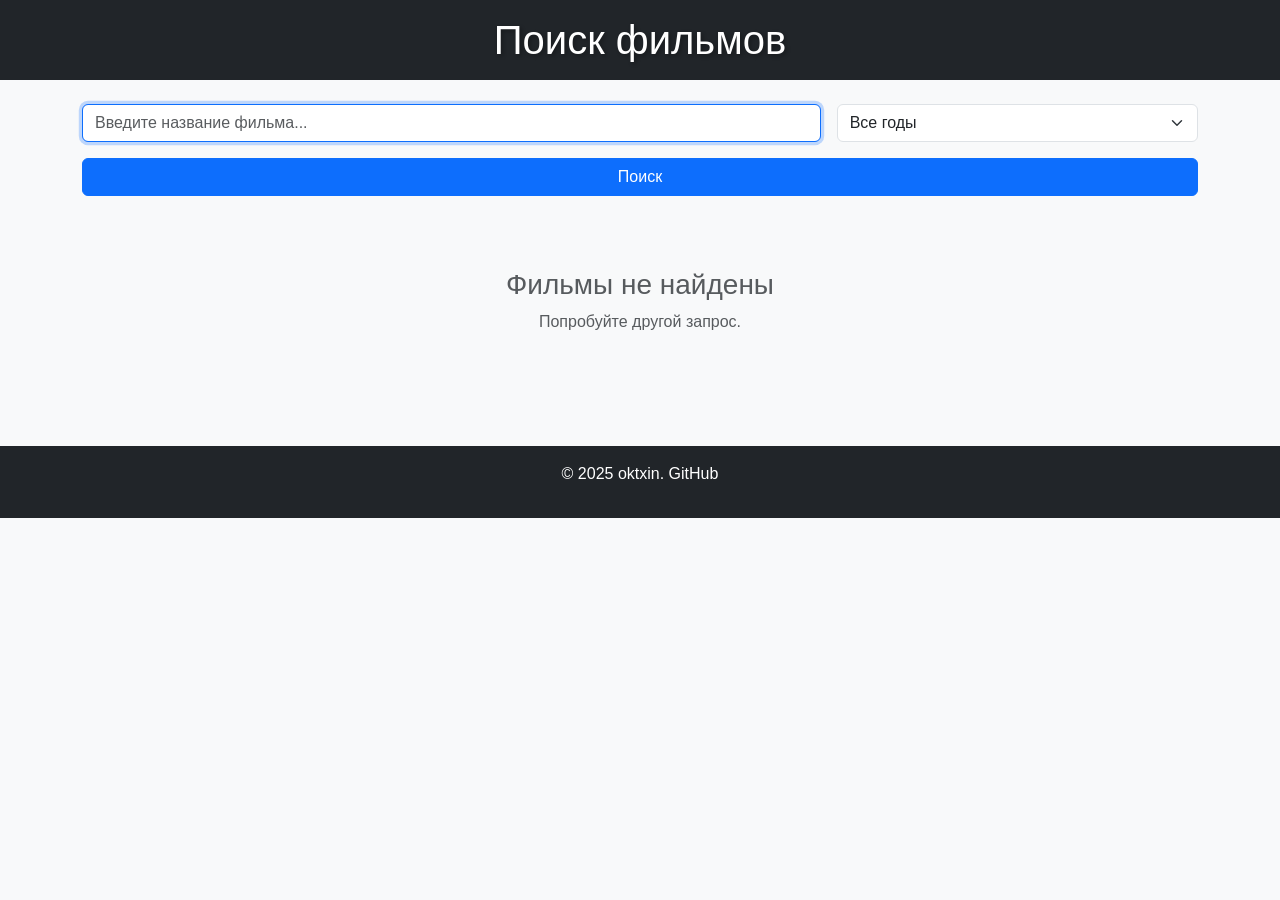
<file: index.html>
<!DOCTYPE html>
<html lang="ru">
  <head>
    <meta charset="UTF-8" />
    <meta name="viewport" content="width=device-width, initial-scale=1.0" />
    <title>Поиск фильмов</title>
    <link
      href="https://cdn.jsdelivr.net/npm/bootstrap@5.3.3/dist/css/bootstrap.min.css"
      rel="stylesheet"
    />
    <link rel="stylesheet" href="style.css" />
  </head>
  <body>
    <header class="bg-dark text-white py-3">
      <div class="container">
        <h1 class="text-center mb-0">Поиск фильмов</h1>
      </div>
    </header>

    <main class="container my-4">
      <form class="row g-3 mb-4" id="searchForm">
        <div class="col-md-8">
          <div class="position-relative">
            <input
              type="search"
              class="form-control"
              id="searchInput"
              placeholder="Введите название фильма..."
              autocomplete="off"
              autofocus
            />
            <button
              type="button"
              class="btn-close position-absolute top-50 end-0 translate-middle-y me-2"
              id="clearBtn"
              style="display: none"
              aria-label="Очистить"
            ></button>
          </div>
        </div>
        <div class="col-md-4">
          <select class="form-select" id="yearFilter">
            <option value="">Все годы</option>
            <option value="2025">2025</option>
            <option value="2024">2024</option>
            <option value="2023">2023</option>
            <option value="2022">2022</option>
            <option value="2021">2021</option>
            <option value="2020">2020</option>
          </select>
        </div>
        <div class="col-12">
          <button type="submit" class="btn btn-primary w-100 w-md-auto">
            Поиск
          </button>
        </div>
      </form>

      <div id="results" class="row"></div>
      <div
        id="noResults"
        class="text-center text-muted py-5"
        style="display: none"
      >
        <h3>Фильмы не найдены</h3>
        <p>Попробуйте другой запрос.</p>
      </div>
    </main>

    <footer class="bg-dark text-white py-3 mt-5">
      <div class="container text-center">
        <p>
          &copy; 2025 oktxin.
          <a
            href="https://github.com/oktxin/movie-search-app"
            class="text-white"
            target="_blank"
            >GitHub</a
          >
        </p>
      </div>
    </footer>

    <script src="script.js"></script>
  </body>
</html>
</file>
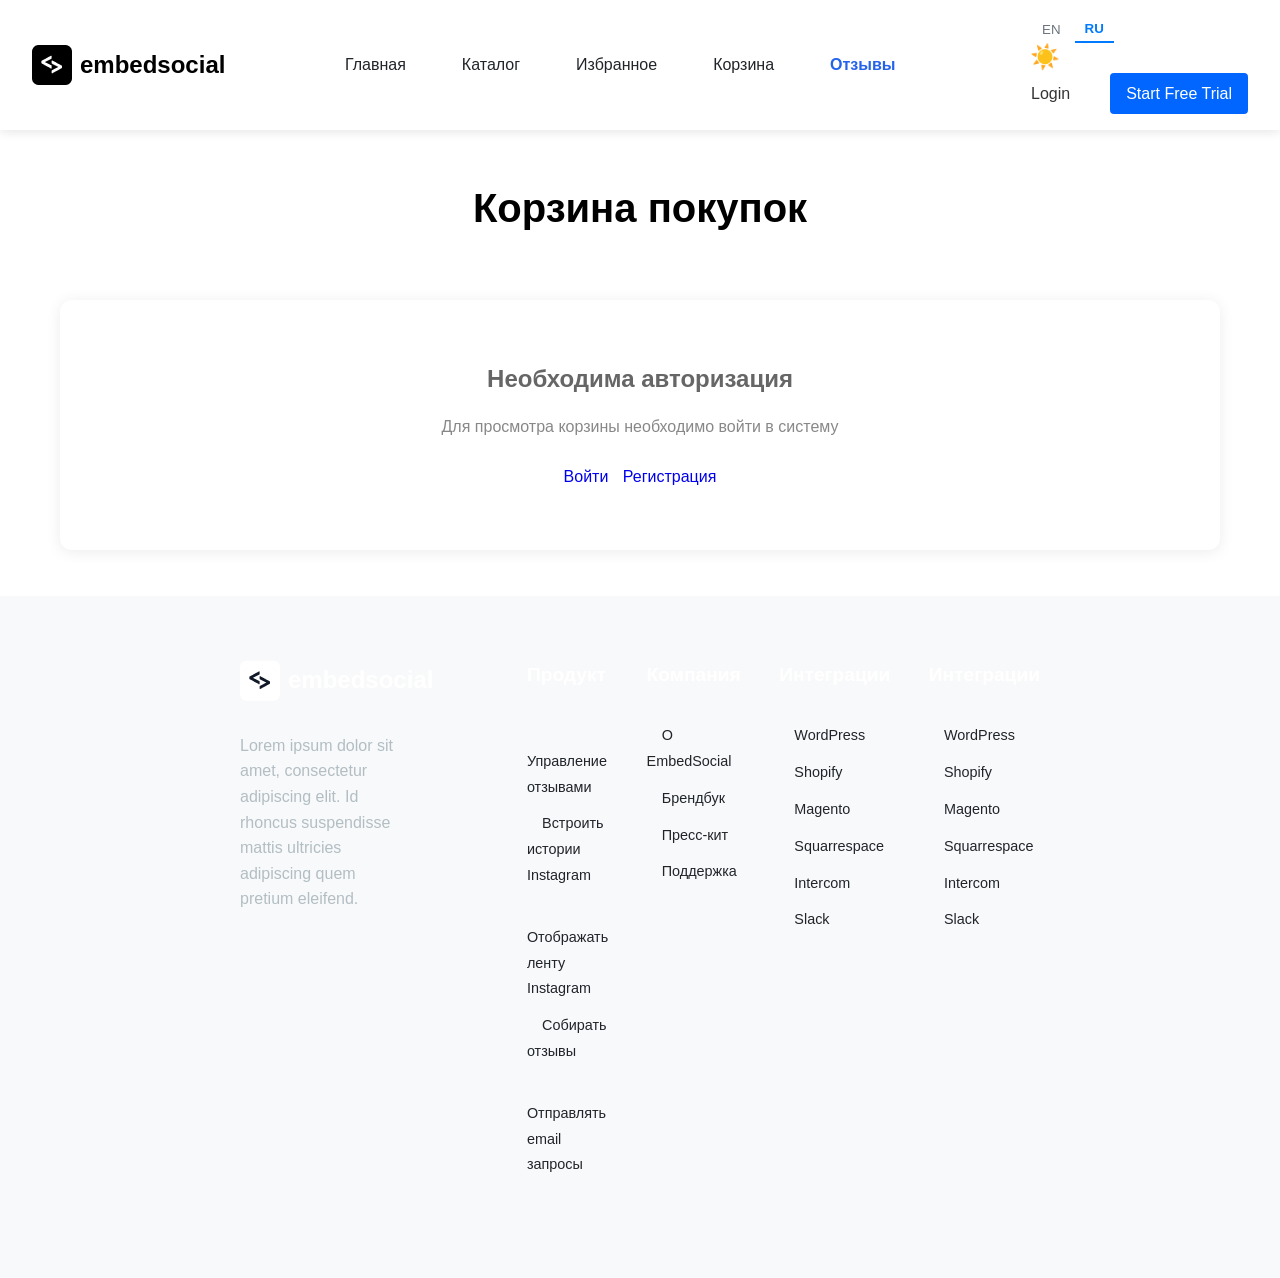
<file: pages/cart.html>
<!DOCTYPE html>
<html lang="ru">
<head>
    <meta charset="UTF-8">
    <meta name="viewport" content="width=device-width, initial-scale=1.0">
    <title>Корзина - EmbedSocial</title>
    <link rel="stylesheet" href="../style/catalog.css">
    <link rel="stylesheet" href="../style/global.css">
    <link rel="stylesheet" href="../style/header.css">
    <link rel="stylesheet" href="../style/footer.css">
    <link rel="stylesheet" href="../style/theme.css">
    <link rel="stylesheet" href="../style/responsive.css">
    <link rel="stylesheet" href="../style/user-styles.css">
    <link rel="stylesheet" href="../style/admin.css">
</head>
<body>
<header class="header">
    <div class="header-container">
        <div class="logo">
            <img src="../images/logo.png" alt="img-hero">
            <p>embedsocial</p>
        </div>
        <nav class="nav" id="mainNav">
            <a href="home.html" class="nav-link" data-translate="home">Home</a>
            <a href="catalog.html" class="nav-link" data-translate="catalog">Catalog</a>
            <a href="favorites.html" class="nav-link" data-translate="favorites">Favorites</a>
            <a href="cart.html" class="nav-link" data-translate="cart">Cart</a>
            <a href="review.html" class="nav-link active" data-translate="reviews">Reviews</a>
        </nav>
        <div class="nav-buttons">
            <div class="language-switcher">
                <button class="lang-btn" data-lang="en">EN</button>
                <button class="lang-btn" data-lang="ru">RU</button>
            </div>
            <button id="theme-switcher" class="theme-switcher">☀️</button>
            <div class="nav-button">
                <a href="login.html" class="nav-button-link login" data-translate="login">Login</a>
                <a href="register.html" class="nav-button-link trial" data-translate="startFreeTrial">Start Free Trial</a>
            </div>
        </div>
        <div class="burger-menu" id="burgerMenu">
            <span></span>
            <span></span>
            <span></span>
        </div>
    </div>
</header>

<div class="modal" id="profileModal">
    <div class="modal-content">
        <span class="close-modal">&times;</span>
        <h2 data-translate="editProfile">Редактирование профиля</h2>
        <form id="profileForm">
            <div class="form-group">
                <label for="firstName" data-translate="firstName">Имя:</label>
                <input type="text" id="firstName" name="firstName" required>
            </div>
            <div class="form-group">
                <label for="lastName" data-translate="lastName">Фамилия:</label>
                <input type="text" id="lastName" name="lastName">
            </div>
            <div class="form-group">
                <label for="nickname" data-translate="nickname">Никнейм:</label>
                <input type="text" id="nickname" name="nickname">
            </div>
            <div class="form-group">
                <label for="email" data-translate="email">Email:</label>
                <input type="email" id="email" name="email" required>
            </div>
            <div class="form-buttons">
                <button type="submit" class="btn-save" data-translate="save">Сохранить</button>
                <button type="button" class="btn-reset" id="resetSettings" data-translate="resetSettings">Сбросить настройки</button>
            </div>
        </form>
    </div>
</div>
    <main>
        <div class="container">
            <h1 class="catalog-title" data-translate="cartTitle">Корзина покупок</h1>
            
            <div id="cartItems" class="cart-items">
            </div>

            <div id="cartSummary" class="cart-summary">
                <div class="total-price">
                    <span data-translate="total">Итого:</span> <span id="totalPrice">0 руб.</span>
                </div>
                <button id="checkoutBtn" class="checkout-btn" data-translate="checkout">Оформить заказ</button>
            </div>

            <div id="emptyCart" class="no-results" style="display: none;">
                <h3 data-translate="emptyCartTitle">Корзина пуста</h3>
                <p data-translate="emptyCartText">Добавьте товары в корзину, чтобы они отобразились здесь</p>
                <a href="catalog.html" class="back-button" data-translate="goToCatalog">Перейти в каталог</a>
            </div>
        </div>

        <div id="successModal" class="modal" style="display: none;">
            <div class="modal-content">
                <h2 data-translate="orderSuccess">Покупка оформлена успешно!</h2>
                <p data-translate="orderSuccessText">Спасибо за ваш заказ. Мы свяжемся с вами в ближайшее время.</p>
                <button id="closeModal" class="checkout-btn">OK</button>
            </div>
        </div>
    </main>
    <footer>
        <div class="footer-content">
            <div class="footer-brand">
                <div class="logo-footer">
                    <img src="../images/logo-white.png" alt="img-hero">
                    <h2 class="brand-name">embedsocial</h2>
                </div>
                <p class="brand-description" data-translate="footerDescription">
                    Lorem ipsum dolor sit amet, consectetur adipiscing elit. Id rhoncus suspendisse mattis ultricies adipiscing quem pretium eleifend.
                </p>
            </div>

            <div class="footer-columns">
                <div class="footer-column">
                    <h3 class="column-title" data-translate="product">Product</h3>
                    <ul class="footer-links">
                        <li><a href="#" class="footer-link" data-translate="reviewsManagement">Reviews management</a></li>
                        <li><a href="#" class="footer-link" data-translate="embedInstagramStories">Embed instagram stories</a></li>
                        <li><a href="#" class="footer-link" data-translate="displayInstagramFeeds">Display instagram feeds</a></li>
                        <li><a href="#" class="footer-link" data-translate="collectReviews">Collect reviews</a></li>
                        <li><a href="#" class="footer-link" data-translate="sendEmailRequests">Send email requests</a></li>
                    </ul>
                </div>

                <div class="footer-column">
                    <h3 class="column-title" data-translate="company">Company</h3>
                    <ul class="footer-links">
                        <li><a href="#" class="footer-link" data-translate="aboutEmbedSocial">About EmbedSocial</a></li>
                        <li><a href="#" class="footer-link" data-translate="brandGuidelines">Brand Guidelines</a></li>
                        <li><a href="#" class="footer-link" data-translate="pressKit">Press Kit</a></li>
                        <li><a href="#" class="footer-link" data-translate="support">Support</a></li>
                    </ul>
                </div>

                <div class="footer-column">
                    <h3 class="column-title" data-translate="integrations">Integrations</h3>
                    <ul class="footer-links">
                        <li><a href="#" class="footer-link" data-translate="wordPress">WordPress</a></li>
                        <li><a href="#" class="footer-link" data-translate="shopify">Shopify</a></li>
                        <li><a href="#" class="footer-link" data-translate="magento">Magento</a></li>
                        <li><a href="#" class="footer-link" data-translate="squarrespace">Squarrespace</a></li>
                        <li><a href="#" class="footer-link" data-translate="intercom">Intercom</a></li>
                        <li><a href="#" class="footer-link" data-translate="slack">Slack</a></li>
                    </ul>
                </div>

                <div class="footer-column">
                    <h3 class="column-title" data-translate="integrations">Integrations</h3>
                    <ul class="footer-links">
                        <li><a href="#" class="footer-link" data-translate="wordPress">WordPress</a></li>
                        <li><a href="#" class="footer-link" data-translate="shopify">Shopify</a></li>
                        <li><a href="#" class="footer-link" data-translate="magento">Magento</a></li>
                        <li><a href="#" class="footer-link" data-translate="squarrespace">Squarrespace</a></li>
                        <li><a href="#" class="footer-link" data-translate="intercom">Intercom</a></li>
                        <li><a href="#" class="footer-link" data-translate="slack">Slack</a></li>
                    </ul>
                </div>
            </div>
        </div>
    </footer>
    <script src="../js/cart.js"></script>
    <script src="../js/auth.js"></script>
    <script src="../js/translation.js"></script>
    <script src="../js/theme-switcher.js"></script>
</body>
</html>
</file>
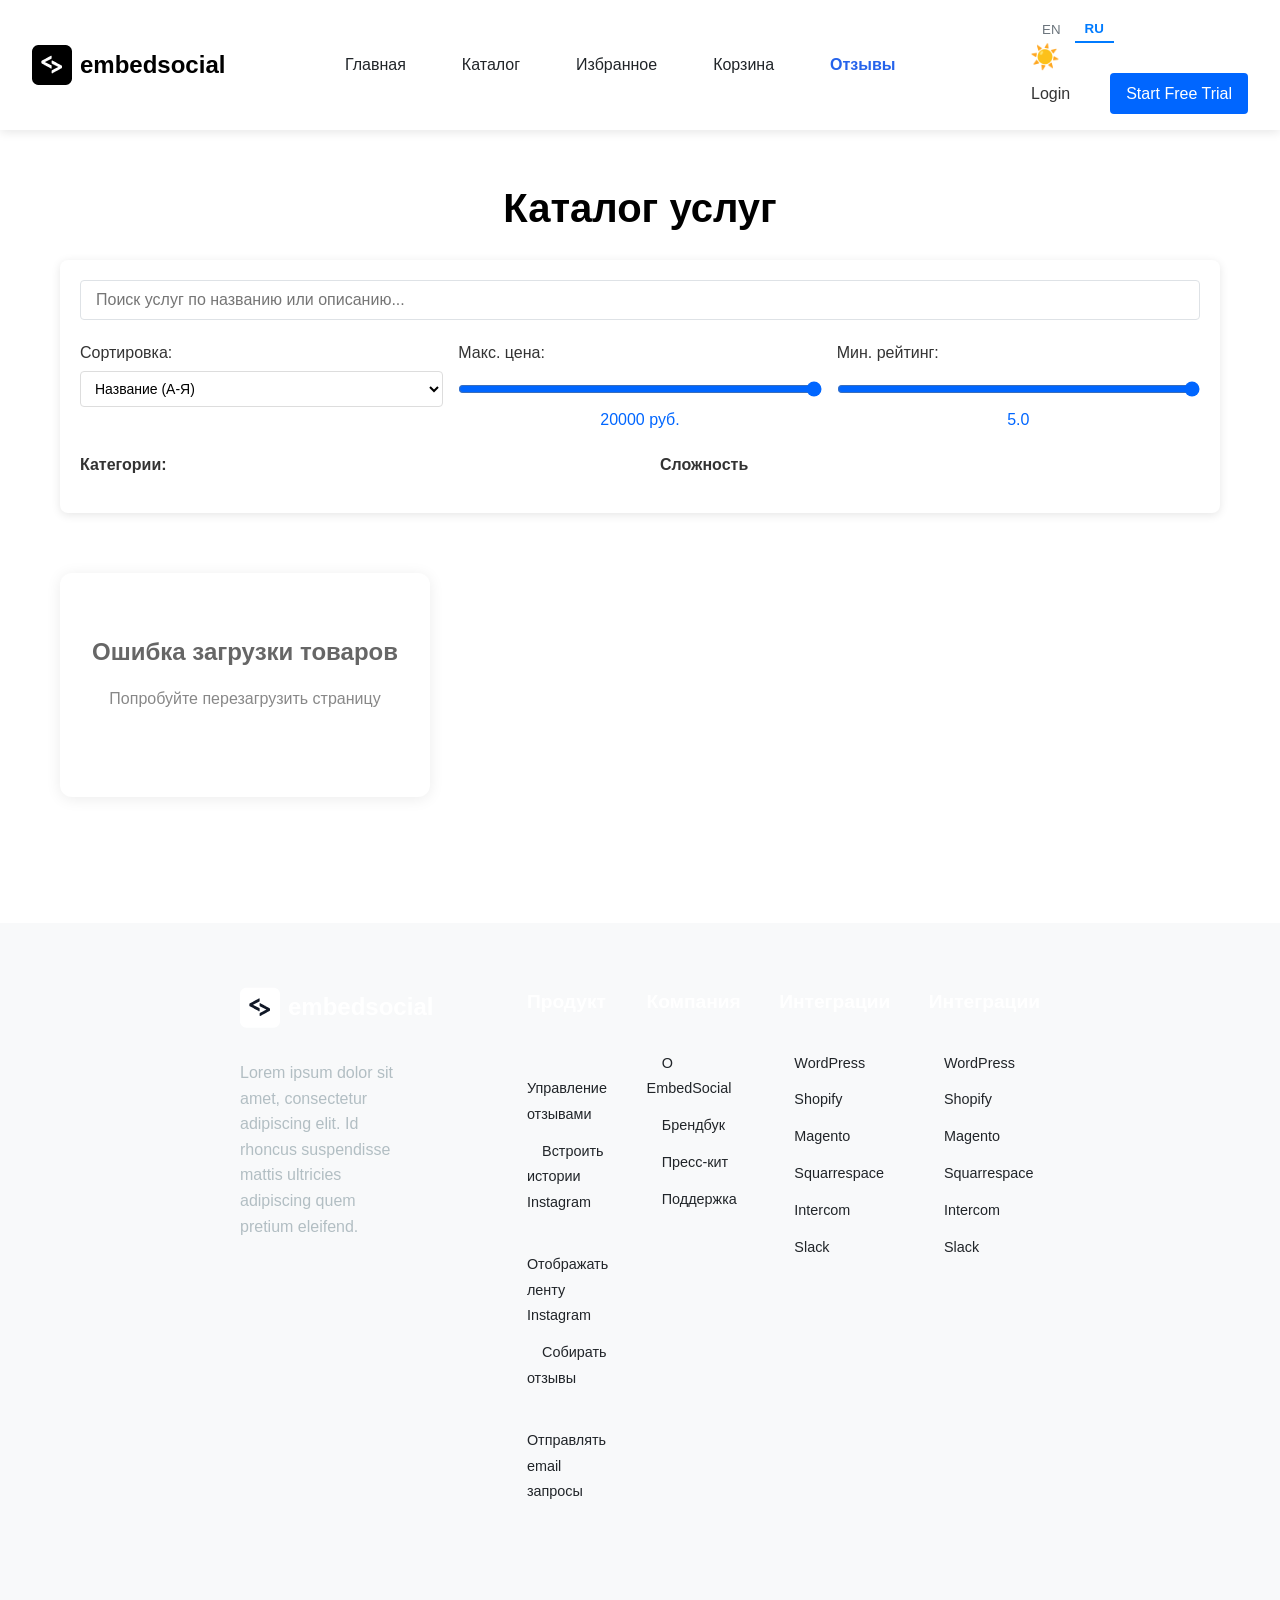
<file: pages/catalog.html>
<!DOCTYPE html>
<html lang="ru">
<head>
    <meta charset="UTF-8">
    <meta name="viewport" content="width=device-width, initial-scale=1.0">
    <title>Каталог услуг - EmbedSocial</title>
    <link rel="stylesheet" href="../style/catalog.css">
    <link rel="stylesheet" href="../style/global.css">
    <link rel="stylesheet" href="../style/header.css">
    <link rel="stylesheet" href="../style/home.css">
    <link rel="stylesheet" href="../style/footer.css">
    <link rel="stylesheet" href="../style/theme.css">
    <link rel="stylesheet" href="../style/responsive.css">
    <link rel="stylesheet" href="../style/user-styles.css">
</head>
<body>
<header class="header">
    <div class="header-container">
        <div class="logo">
            <img src="../images/logo.png" alt="img-hero">
            <p>embedsocial</p>
        </div>
        <nav class="nav" id="mainNav">
            <a href="home.html" class="nav-link" data-translate="home">Home</a>
            <a href="catalog.html" class="nav-link" data-translate="catalog">Catalog</a>
            <a href="favorites.html" class="nav-link" data-translate="favorites">Favorites</a>
            <a href="cart.html" class="nav-link" data-translate="cart">Cart</a>
            <a href="review.html" class="nav-link active" data-translate="reviews">Reviews</a>
        </nav>
        <div class="nav-buttons">
            <div class="language-switcher">
                <button class="lang-btn" data-lang="en">EN</button>
                <button class="lang-btn" data-lang="ru">RU</button>
            </div>
            <button id="theme-switcher" class="theme-switcher">☀️</button>
            <div class="nav-button">
                <a href="login.html" class="nav-button-link login" data-translate="login">Login</a>
                <a href="register.html" class="nav-button-link trial" data-translate="startFreeTrial">Start Free Trial</a>
            </div>
        </div>
        <div class="burger-menu" id="burgerMenu">
            <span></span>
            <span></span>
            <span></span>
        </div>
    </div>
</header>

<div class="modal" id="profileModal">
    <div class="modal-content">
        <span class="close-modal">&times;</span>
        <h2 data-translate="editProfile">Редактирование профиля</h2>
        <form id="profileForm">
            <div class="form-group">
                <label for="firstName" data-translate="firstName">Имя:</label>
                <input type="text" id="firstName" name="firstName" required>
            </div>
            <div class="form-group">
                <label for="lastName" data-translate="lastName">Фамилия:</label>
                <input type="text" id="lastName" name="lastName">
            </div>
            <div class="form-group">
                <label for="nickname" data-translate="nickname">Никнейм:</label>
                <input type="text" id="nickname" name="nickname">
            </div>
            <div class="form-group">
                <label for="email" data-translate="email">Email:</label>
                <input type="email" id="email" name="email" required>
            </div>
            <div class="form-buttons">
                <button type="submit" class="btn-save" data-translate="save">Сохранить</button>
                <button type="button" class="btn-reset" id="resetSettings" data-translate="resetSettings">Сбросить настройки</button>
            </div>
        </form>
    </div>
</div>
    <main>
        <div class="container">
            <h1 class="catalog-title" data-translate="catalogTitle">Каталог услуг</h1>
            
            <div class="filters">
                <div class="search-container">
                    <input type="text" class="search-input" id="searchInput" data-translate="searchPlaceholder" placeholder="Поиск услуг по названию или описанию...">
                </div>
                
                <div class="filter-controls">
                    <div class="filter-group">
                        <label class="filter-label" for="sortSelect" data-translate="sortBy">Сортировка:</label>
                        <select class="filter-select" id="sortSelect">
                            <option value="name_asc" data-translate="nameAsc">Название (А-Я)</option>
                            <option value="name_desc" data-translate="nameDesc">Название (Я-А)</option>
                            <option value="price_asc" data-translate="priceAsc">Цена (по возрастанию)</option>
                            <option value="price_desc" data-translate="priceDesc">Цена (по убыванию)</option>
                            <option value="rating_desc" data-translate="ratingDesc">Рейтинг (высокий сначала)</option>
                        </select>
                    </div>
                    
                    <div class="filter-group">
                        <label class="filter-label" for="priceRange" data-translate="maxPrice">Макс. цена:</label>
                        <input type="range" id="priceRange" min="0" max="20000" value="20000" step="100">
                        <span id="priceValue">20000 руб.</span>
                    </div>

                    <div class="filter-group">
                        <label class="filter-label" for="ratingRange" data-translate="minRating">Мин. рейтинг:</label>
                        <input type="range" id="ratingRange" min="0" max="5" value="5" step="0.1">
                        <span id="ratingValue">5.0</span>
                    </div>
                </div>
                
                <div class="filter-sections">
                    <div class="filter-section">
                        <h4 data-translate="categories">Категории:</h4>
                        <div class="filter-checkboxes" id="categoryFilters"></div>
                    </div>
                    
                    <div class="filter-section">
                        <h4 data-translate="complexity">Сложность:</h4>
                        <div class="filter-checkboxes" id="complexityFilters"></div>
                    </div>
                </div>
            </div>
            
            <div id="productsGrid" class="products-grid">
            </div>
            
            <div id="pagination" class="pagination"></div>
        </div>
    </main>
    <footer>
        <div class="footer-content">
            <div class="footer-brand">
                <div class="logo-footer">
                    <img src="../images/logo-white.png" alt="img-hero">
                    <h2 class="brand-name">embedsocial</h2>
                </div>
                <p class="brand-description" data-translate="footerDescription">
                    Lorem ipsum dolor sit amet, consectetur adipiscing elit. Id rhoncus suspendisse mattis ultricies adipiscing quem pretium eleifend.
                </p>
            </div>

            <div class="footer-columns">
                <div class="footer-column">
                    <h3 class="column-title" data-translate="product">Product</h3>
                    <ul class="footer-links">
                        <li><a href="#" class="footer-link" data-translate="reviewsManagement">Reviews management</a></li>
                        <li><a href="#" class="footer-link" data-translate="embedInstagramStories">Embed instagram stories</a></li>
                        <li><a href="#" class="footer-link" data-translate="displayInstagramFeeds">Display instagram feeds</a></li>
                        <li><a href="#" class="footer-link" data-translate="collectReviews">Collect reviews</a></li>
                        <li><a href="#" class="footer-link" data-translate="sendEmailRequests">Send email requests</a></li>
                    </ul>
                </div>

                <div class="footer-column">
                    <h3 class="column-title" data-translate="company">Company</h3>
                    <ul class="footer-links">
                        <li><a href="#" class="footer-link" data-translate="aboutEmbedSocial">About EmbedSocial</a></li>
                        <li><a href="#" class="footer-link" data-translate="brandGuidelines">Brand Guidelines</a></li>
                        <li><a href="#" class="footer-link" data-translate="pressKit">Press Kit</a></li>
                        <li><a href="#" class="footer-link" data-translate="support">Support</a></li>
                    </ul>
                </div>

                <div class="footer-column">
                    <h3 class="column-title" data-translate="integrations">Integrations</h3>
                    <ul class="footer-links">
                        <li><a href="#" class="footer-link" data-translate="wordPress">WordPress</a></li>
                        <li><a href="#" class="footer-link" data-translate="shopify">Shopify</a></li>
                        <li><a href="#" class="footer-link" data-translate="magento">Magento</a></li>
                        <li><a href="#" class="footer-link" data-translate="squarrespace">Squarrespace</a></li>
                        <li><a href="#" class="footer-link" data-translate="intercom">Intercom</a></li>
                        <li><a href="#" class="footer-link" data-translate="slack">Slack</a></li>
                    </ul>
                </div>

                <div class="footer-column">
                    <h3 class="column-title" data-translate="integrations">Integrations</h3>
                    <ul class="footer-links">
                        <li><a href="#" class="footer-link" data-translate="wordPress">WordPress</a></li>
                        <li><a href="#" class="footer-link" data-translate="shopify">Shopify</a></li>
                        <li><a href="#" class="footer-link" data-translate="magento">Magento</a></li>
                        <li><a href="#" class="footer-link" data-translate="squarrespace">Squarrespace</a></li>
                        <li><a href="#" class="footer-link" data-translate="intercom">Intercom</a></li>
                        <li><a href="#" class="footer-link" data-translate="slack">Slack</a></li>
                    </ul>
                </div>
            </div>
        </div>
    </footer>

    <script src="../js/auth.js"></script>
    <script src="../js/translation.js"></script>
    <script src="../js/theme-switcher.js"></script>
    <script src="../js/catalog.js"></script>
</body>
</html>
</file>
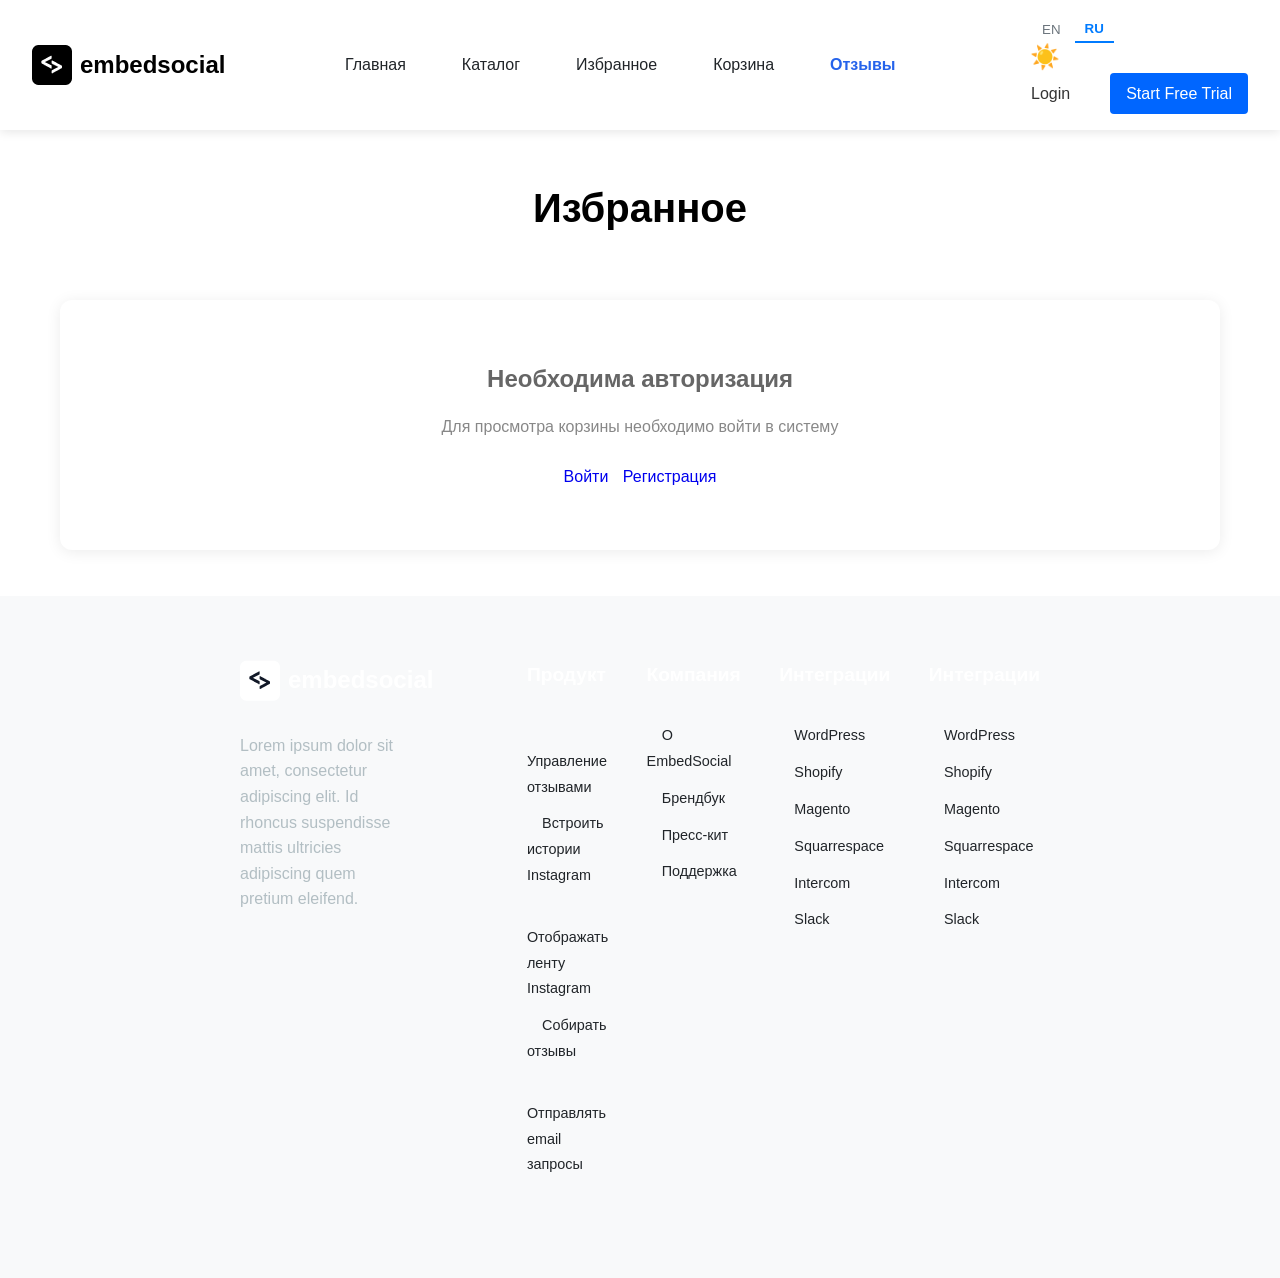
<file: pages/favorites.html>
<!DOCTYPE html>
<html lang="ru">
<head>
    <meta charset="UTF-8">
    <meta name="viewport" content="width=device-width, initial-scale=1.0">
    <title>Избранное - EmbedSocial</title>
    <link rel="stylesheet" href="../style/catalog.css">
    <link rel="stylesheet" href="../style/global.css">
    <link rel="stylesheet" href="../style/header.css">
    <link rel="stylesheet" href="../style/home.css">
    <link rel="stylesheet" href="../style/footer.css">
    <link rel="stylesheet" href="../style/theme.css">
    <link rel="stylesheet" href="../style/responsive.css">
    <link rel="stylesheet" href="../style/user-styles.css">
</head>
<body>
<header class="header">
    <div class="header-container">
        <div class="logo">
            <img src="../images/logo.png" alt="img-hero">
            <p>embedsocial</p>
        </div>
        <nav class="nav" id="mainNav">
            <a href="home.html" class="nav-link" data-translate="home">Home</a>
            <a href="catalog.html" class="nav-link" data-translate="catalog">Catalog</a>
            <a href="favorites.html" class="nav-link" data-translate="favorites">Favorites</a>
            <a href="cart.html" class="nav-link" data-translate="cart">Cart</a>
            <a href="review.html" class="nav-link active" data-translate="reviews">Reviews</a>
        </nav>
        <div class="nav-buttons">
            <div class="language-switcher">
                <button class="lang-btn" data-lang="en">EN</button>
                <button class="lang-btn" data-lang="ru">RU</button>
            </div>
            <button id="theme-switcher" class="theme-switcher">☀️</button>
            <div class="nav-button">
                <a href="login.html" class="nav-button-link login" data-translate="login">Login</a>
                <a href="register.html" class="nav-button-link trial" data-translate="startFreeTrial">Start Free Trial</a>
            </div>
        </div>
        <div class="burger-menu" id="burgerMenu">
            <span></span>
            <span></span>
            <span></span>
        </div>
    </div>
</header>

<div class="modal" id="profileModal">
    <div class="modal-content">
        <span class="close-modal">&times;</span>
        <h2 data-translate="editProfile">Редактирование профиля</h2>
        <form id="profileForm">
            <div class="form-group">
                <label for="firstName" data-translate="firstName">Имя:</label>
                <input type="text" id="firstName" name="firstName" required>
            </div>
            <div class="form-group">
                <label for="lastName" data-translate="lastName">Фамилия:</label>
                <input type="text" id="lastName" name="lastName">
            </div>
            <div class="form-group">
                <label for="nickname" data-translate="nickname">Никнейм:</label>
                <input type="text" id="nickname" name="nickname">
            </div>
            <div class="form-group">
                <label for="email" data-translate="email">Email:</label>
                <input type="email" id="email" name="email" required>
            </div>
            <div class="form-buttons">
                <button type="submit" class="btn-save" data-translate="save">Сохранить</button>
                <button type="button" class="btn-reset" id="resetSettings" data-translate="resetSettings">Сбросить настройки</button>
            </div>
        </form>
    </div>
</div>
    <main>
        <div class="container">
            <h1 class="catalog-title" data-translate="favoritesTitle">Избранное</h1>
            
            <div id="favoritesGrid" class="products-grid">
            </div>

            <div id="emptyFavorites" class="no-results" style="display: none;">
                <h3 data-translate="emptyFavoritesTitle">В избранном пока ничего нет</h3>
                <p data-translate="emptyFavoritesText">Добавьте услуги, которые вам понравились</p>
                <a href="catalog.html" class="back-button" data-translate="goToCatalog">Перейти в каталог</a>
            </div>
        </div>
    </main>
    <footer>
        <div class="footer-content">
            <div class="footer-brand">
                <div class="logo-footer">
                    <img src="../images/logo-white.png" alt="img-hero">
                    <h2 class="brand-name">embedsocial</h2>
                </div>
                <p class="brand-description" data-translate="footerDescription">
                    Lorem ipsum dolor sit amet, consectetur adipiscing elit. Id rhoncus suspendisse mattis ultricies adipiscing quem pretium eleifend.
                </p>
            </div>

            <div class="footer-columns">
                <div class="footer-column">
                    <h3 class="column-title" data-translate="product">Product</h3>
                    <ul class="footer-links">
                        <li><a href="#" class="footer-link" data-translate="reviewsManagement">Reviews management</a></li>
                        <li><a href="#" class="footer-link" data-translate="embedInstagramStories">Embed instagram stories</a></li>
                        <li><a href="#" class="footer-link" data-translate="displayInstagramFeeds">Display instagram feeds</a></li>
                        <li><a href="#" class="footer-link" data-translate="collectReviews">Collect reviews</a></li>
                        <li><a href="#" class="footer-link" data-translate="sendEmailRequests">Send email requests</a></li>
                    </ul>
                </div>

                <div class="footer-column">
                    <h3 class="column-title" data-translate="company">Company</h3>
                    <ul class="footer-links">
                        <li><a href="#" class="footer-link" data-translate="aboutEmbedSocial">About EmbedSocial</a></li>
                        <li><a href="#" class="footer-link" data-translate="brandGuidelines">Brand Guidelines</a></li>
                        <li><a href="#" class="footer-link" data-translate="pressKit">Press Kit</a></li>
                        <li><a href="#" class="footer-link" data-translate="support">Support</a></li>
                    </ul>
                </div>

                <div class="footer-column">
                    <h3 class="column-title" data-translate="integrations">Integrations</h3>
                    <ul class="footer-links">
                        <li><a href="#" class="footer-link" data-translate="wordPress">WordPress</a></li>
                        <li><a href="#" class="footer-link" data-translate="shopify">Shopify</a></li>
                        <li><a href="#" class="footer-link" data-translate="magento">Magento</a></li>
                        <li><a href="#" class="footer-link" data-translate="squarrespace">Squarrespace</a></li>
                        <li><a href="#" class="footer-link" data-translate="intercom">Intercom</a></li>
                        <li><a href="#" class="footer-link" data-translate="slack">Slack</a></li>
                    </ul>
                </div>

                <div class="footer-column">
                    <h3 class="column-title" data-translate="integrations">Integrations</h3>
                    <ul class="footer-links">
                        <li><a href="#" class="footer-link" data-translate="wordPress">WordPress</a></li>
                        <li><a href="#" class="footer-link" data-translate="shopify">Shopify</a></li>
                        <li><a href="#" class="footer-link" data-translate="magento">Magento</a></li>
                        <li><a href="#" class="footer-link" data-translate="squarrespace">Squarrespace</a></li>
                        <li><a href="#" class="footer-link" data-translate="intercom">Intercom</a></li>
                        <li><a href="#" class="footer-link" data-translate="slack">Slack</a></li>
                    </ul>
                </div>
            </div>
        </div>
    </footer>

    <script src="../js/favorites.js"></script>
    <script src="../js/auth.js"></script>
    <script src="../js/translation.js"></script>
    <script src="../js/theme-switcher.js"></script>
</body>
</html>
</file>
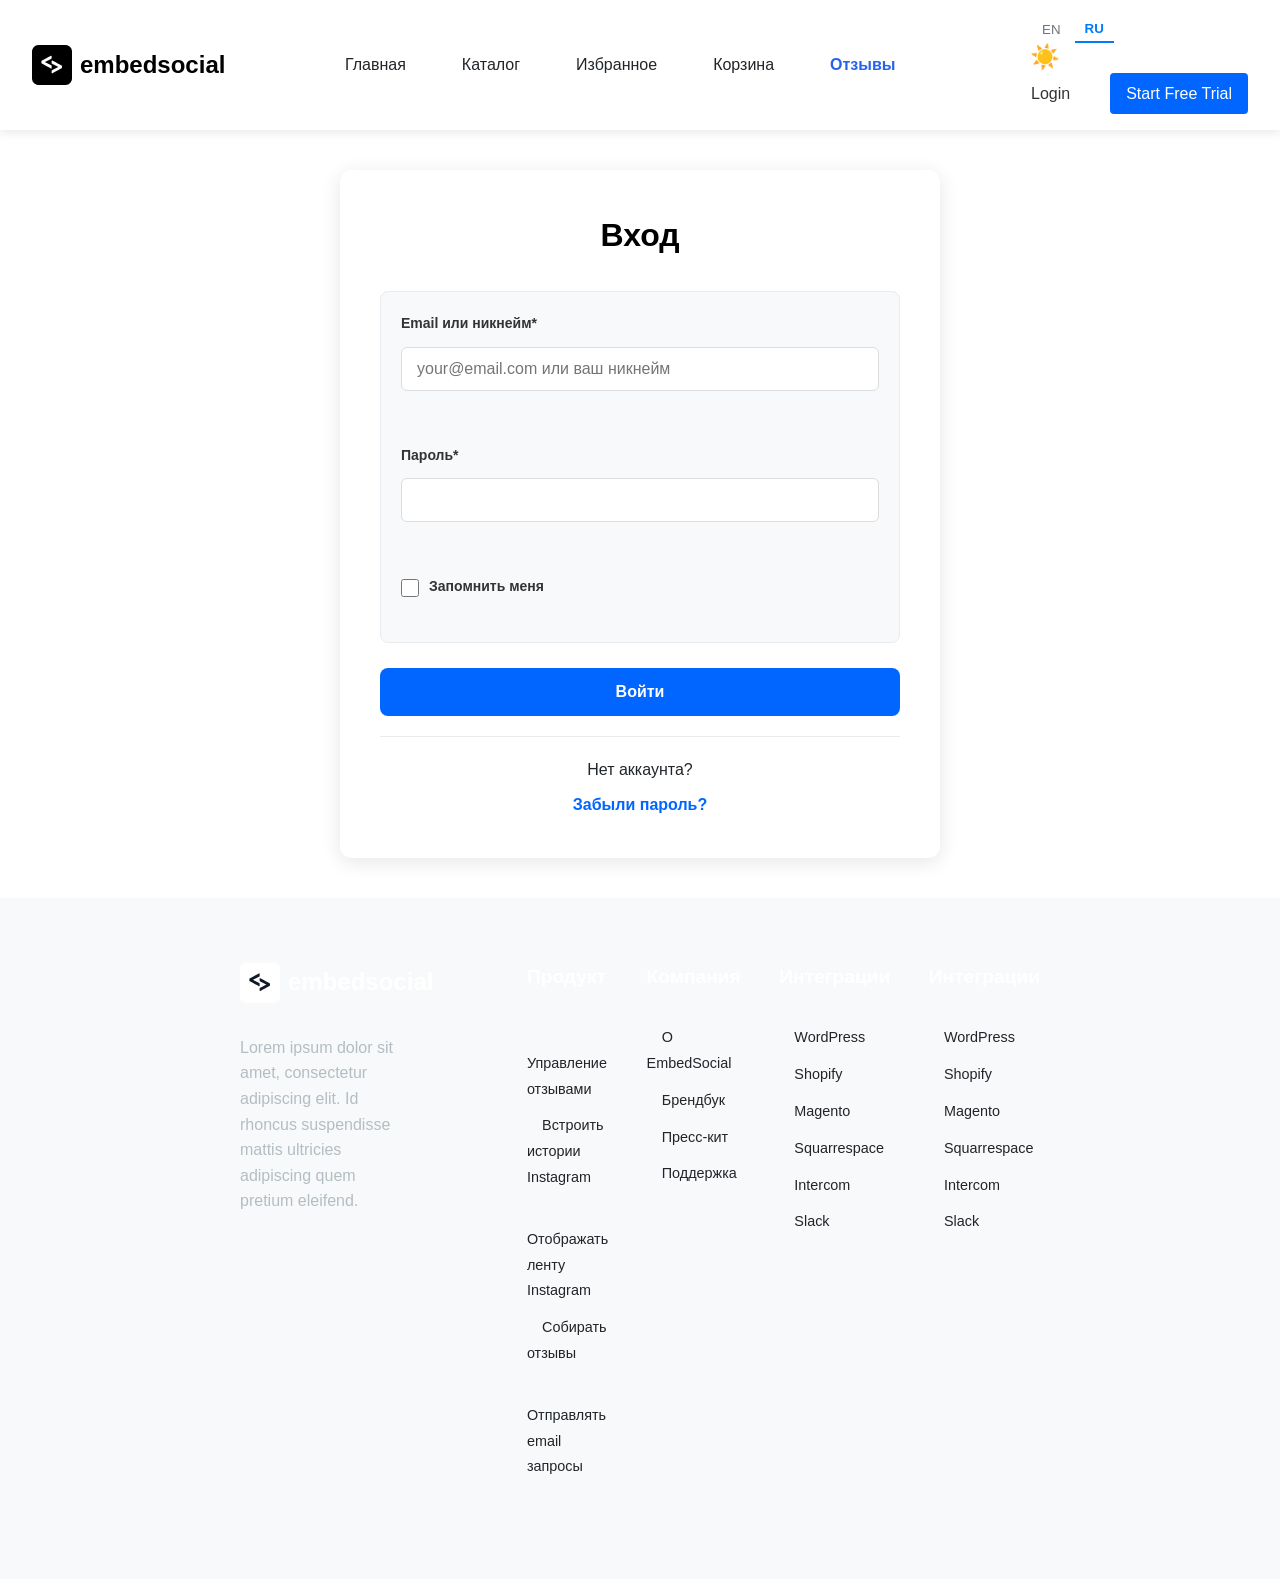
<file: pages/login.html>
<!DOCTYPE html>
<html lang="ru">
<head>
    <meta charset="UTF-8">
    <meta name="viewport" content="width=device-width, initial-scale=1.0">
    <title data-translate="loginPageTitle">Вход - EmbedSocial</title>
    <link rel="stylesheet" href="../style/global.css">
    <link rel="stylesheet" href="../style/header.css">
    <link rel="stylesheet" href="../style/home.css">
    <link rel="stylesheet" href="../style/footer.css">
    <link rel="stylesheet" href="../style/theme.css">
    <link rel="stylesheet" href="../style/responsive.css">
    <link rel="stylesheet" href="../style/user-styles.css">
    <link rel="stylesheet" href="../style/register.css">
</head>
<body>
<header class="header">
    <div class="header-container">
        <div class="logo">
            <img src="../images/logo.png" alt="img-hero">
            <p>embedsocial</p>
        </div>
        <nav class="nav" id="mainNav">
            <a href="home.html" class="nav-link" data-translate="home">Home</a>
            <a href="catalog.html" class="nav-link" data-translate="catalog">Catalog</a>
            <a href="favorites.html" class="nav-link" data-translate="favorites">Favorites</a>
            <a href="cart.html" class="nav-link" data-translate="cart">Cart</a>
            <a href="review.html" class="nav-link active" data-translate="reviews">Reviews</a>
        </nav>
        <div class="nav-buttons">
            <div class="language-switcher">
                <button class="lang-btn" data-lang="en">EN</button>
                <button class="lang-btn" data-lang="ru">RU</button>
            </div>
            <button id="theme-switcher" class="theme-switcher">☀️</button>
            <div class="nav-button">
                <a href="login.html" class="nav-button-link login" data-translate="login">Login</a>
                <a href="register.html" class="nav-button-link trial" data-translate="startFreeTrial">Start Free Trial</a>
            </div>
        </div>
        <div class="burger-menu" id="burgerMenu">
            <span></span>
            <span></span>
            <span></span>
        </div>
    </div>
</header>

<div class="modal" id="profileModal">
    <div class="modal-content">
        <span class="close-modal">&times;</span>
        <h2 data-translate="editProfile">Редактирование профиля</h2>
        <form id="profileForm">
            <div class="form-group">
                <label for="firstName" data-translate="firstName">Имя:</label>
                <input type="text" id="firstName" name="firstName" required>
            </div>
            <div class="form-group">
                <label for="lastName" data-translate="lastName">Фамилия:</label>
                <input type="text" id="lastName" name="lastName">
            </div>
            <div class="form-group">
                <label for="nickname" data-translate="nickname">Никнейм:</label>
                <input type="text" id="nickname" name="nickname">
            </div>
            <div class="form-group">
                <label for="email" data-translate="email">Email:</label>
                <input type="email" id="email" name="email" required>
            </div>
            <div class="form-buttons">
                <button type="submit" class="btn-save" data-translate="save">Сохранить</button>
                <button type="button" class="btn-reset" id="resetSettings" data-translate="resetSettings">Сбросить настройки</button>
            </div>
        </form>
    </div>
</div>

    <div class="container">
        <div class="auth-container">
            <h1 class="auth-title" data-translate="loginTitle">Вход</h1>
            
            <form id="loginForm" class="auth-form">
                <div class="form-section">
                    <div class="form-group">
                        <label for="loginEmail" data-translate="loginEmailLabel">Email или никнейм*</label>
                        <input type="text" id="loginEmail" name="loginEmail" placeholder="your@email.com или ваш никнейм" data-translate-placeholder="loginEmailPlaceholder" required>
                        <div class="error-message" id="loginEmailError"></div>
                    </div>
                    
                    <div class="form-group">
                        <label for="loginPassword" data-translate="password">Пароль*</label>
                        <input type="password" id="loginPassword" name="loginPassword" required>
                        <div class="error-message" id="loginPasswordError"></div>
                    </div>
                    
                    <div class="form-group checkbox-group">
                        <input type="checkbox" id="rememberMe" name="rememberMe">
                        <label for="rememberMe" data-translate="rememberMe">Запомнить меня</label>
                    </div>
                </div>
                
                <button type="submit" id="loginButton" class="auth-button" data-translate="loginButton">Войти</button>
            </form>
            
            <div class="auth-footer">
                <p data-translate="noAccount">Нет аккаунта? <a href="register.html" class="auth-link" data-translate="registerLink">Зарегистрироваться</a></p>
                <p><a href="#" class="auth-link" data-translate="forgotPassword">Забыли пароль?</a></p>
            </div>
        </div>
    </div>

        <footer>
        <div class="footer-content">
            <div class="footer-brand">
                <div class="logo-footer">
                    <img src="../images/logo-white.png" alt="img-hero">
                    <h2 class="brand-name">embedsocial</h2>
                </div>
                <p class="brand-description" data-translate="footerDescription">
                    Lorem ipsum dolor sit amet, consectetur adipiscing elit. Id rhoncus suspendisse mattis ultricies adipiscing quem pretium eleifend.
                </p>
            </div>

            <div class="footer-columns">
                <div class="footer-column">
                    <h3 class="column-title" data-translate="product">Product</h3>
                    <ul class="footer-links">
                        <li><a href="#" class="footer-link" data-translate="reviewsManagement">Reviews management</a></li>
                        <li><a href="#" class="footer-link" data-translate="embedInstagramStories">Embed instagram stories</a></li>
                        <li><a href="#" class="footer-link" data-translate="displayInstagramFeeds">Display instagram feeds</a></li>
                        <li><a href="#" class="footer-link" data-translate="collectReviews">Collect reviews</a></li>
                        <li><a href="#" class="footer-link" data-translate="sendEmailRequests">Send email requests</a></li>
                    </ul>
                </div>

                <div class="footer-column">
                    <h3 class="column-title" data-translate="company">Company</h3>
                    <ul class="footer-links">
                        <li><a href="#" class="footer-link" data-translate="aboutEmbedSocial">About EmbedSocial</a></li>
                        <li><a href="#" class="footer-link" data-translate="brandGuidelines">Brand Guidelines</a></li>
                        <li><a href="#" class="footer-link" data-translate="pressKit">Press Kit</a></li>
                        <li><a href="#" class="footer-link" data-translate="support">Support</a></li>
                    </ul>
                </div>

                <div class="footer-column">
                    <h3 class="column-title" data-translate="integrations">Integrations</h3>
                    <ul class="footer-links">
                        <li><a href="#" class="footer-link" data-translate="wordPress">WordPress</a></li>
                        <li><a href="#" class="footer-link" data-translate="shopify">Shopify</a></li>
                        <li><a href="#" class="footer-link" data-translate="magento">Magento</a></li>
                        <li><a href="#" class="footer-link" data-translate="squarrespace">Squarrespace</a></li>
                        <li><a href="#" class="footer-link" data-translate="intercom">Intercom</a></li>
                        <li><a href="#" class="footer-link" data-translate="slack">Slack</a></li>
                    </ul>
                </div>

                <div class="footer-column">
                    <h3 class="column-title" data-translate="integrations">Integrations</h3>
                    <ul class="footer-links">
                        <li><a href="#" class="footer-link" data-translate="wordPress">WordPress</a></li>
                        <li><a href="#" class="footer-link" data-translate="shopify">Shopify</a></li>
                        <li><a href="#" class="footer-link" data-translate="magento">Magento</a></li>
                        <li><a href="#" class="footer-link" data-translate="squarrespace">Squarrespace</a></li>
                        <li><a href="#" class="footer-link" data-translate="intercom">Intercom</a></li>
                        <li><a href="#" class="footer-link" data-translate="slack">Slack</a></li>
                    </ul>
                </div>
            </div>
        </div>
    </footer>

    <script src="../js/login.js"></script>
    <script src="../js/auth.js"></script>
    <script src="../js/translation.js"></script>
    <script src="../js/theme-switcher.js"></script>
</body>
</html>
</file>
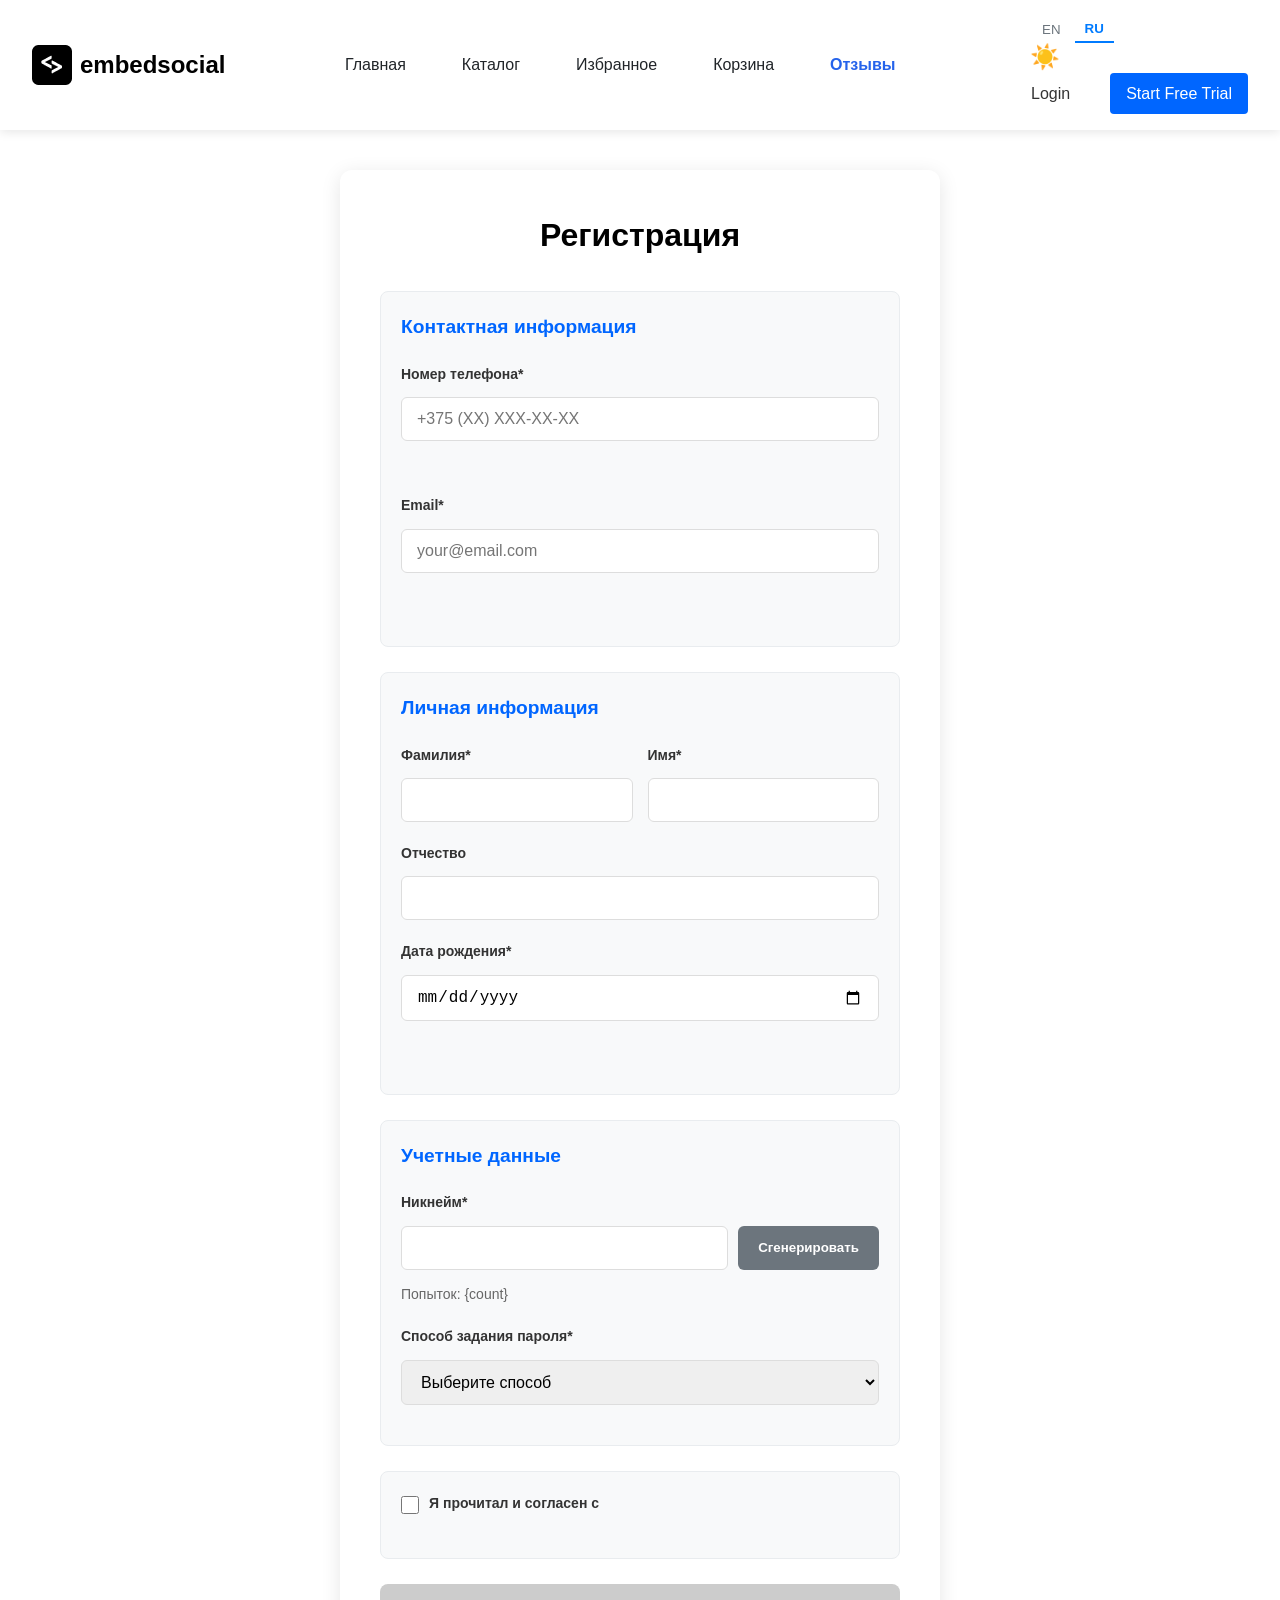
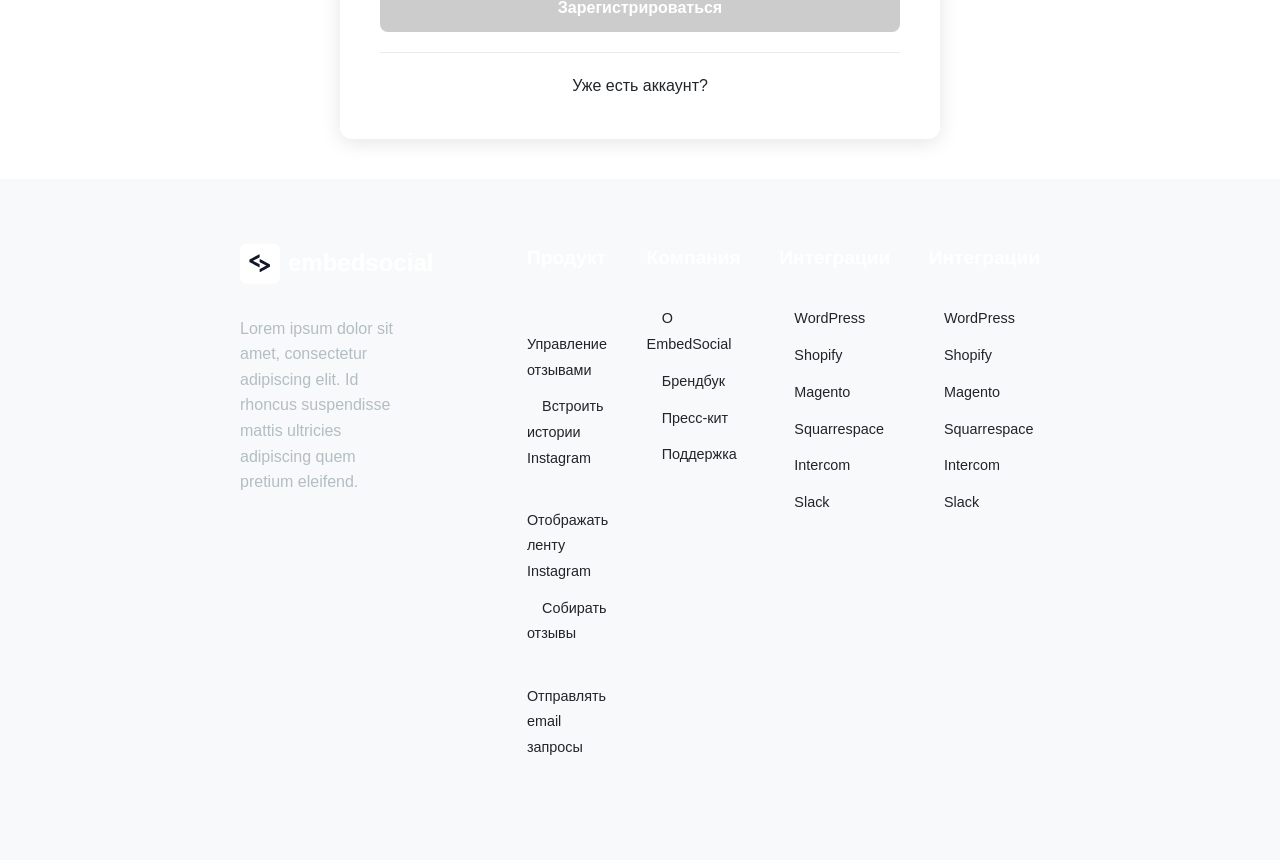
<file: pages/register.html>
<!DOCTYPE html>
<html lang="ru">
<head>
    <meta charset="UTF-8">
    <meta name="viewport" content="width=device-width, initial-scale=1.0">
    <title data-translate="registerPageTitle">Регистрация - EmbedSocial</title>
    <link rel="stylesheet" href="../style/global.css">
    <link rel="stylesheet" href="../style/header.css">
    <link rel="stylesheet" href="../style/home.css">
    <link rel="stylesheet" href="../style/footer.css">
    <link rel="stylesheet" href="../style/theme.css">
    <link rel="stylesheet" href="../style/responsive.css">
    <link rel="stylesheet" href="../style/user-styles.css">
    <link rel="stylesheet" href="../style/register.css">
</head>
<body>
<header class="header">
    <div class="header-container">
        <div class="logo">
            <img src="../images/logo.png" alt="img-hero">
            <p>embedsocial</p>
        </div>
        <nav class="nav" id="mainNav">
            <a href="home.html" class="nav-link" data-translate="home">Home</a>
            <a href="catalog.html" class="nav-link" data-translate="catalog">Catalog</a>
            <a href="favorites.html" class="nav-link" data-translate="favorites">Favorites</a>
            <a href="cart.html" class="nav-link" data-translate="cart">Cart</a>
            <a href="review.html" class="nav-link active" data-translate="reviews">Reviews</a>
        </nav>
        <div class="nav-buttons">
            <div class="language-switcher">
                <button class="lang-btn" data-lang="en">EN</button>
                <button class="lang-btn" data-lang="ru">RU</button>
            </div>
            <button id="theme-switcher" class="theme-switcher">☀️</button>
            <div class="nav-button">
                <a href="login.html" class="nav-button-link login" data-translate="login">Login</a>
                <a href="register.html" class="nav-button-link trial" data-translate="startFreeTrial">Start Free Trial</a>
            </div>
        </div>
        <div class="burger-menu" id="burgerMenu">
            <span></span>
            <span></span>
            <span></span>
        </div>
    </div>
</header>

<div class="modal" id="profileModal">
    <div class="modal-content">
        <span class="close-modal">&times;</span>
        <h2 data-translate="editProfile">Редактирование профиля</h2>
        <form id="profileForm">
            <div class="form-group">
                <label for="firstName" data-translate="firstName">Имя:</label>
                <input type="text" id="firstName" name="firstName" required>
            </div>
            <div class="form-group">
                <label for="lastName" data-translate="lastName">Фамилия:</label>
                <input type="text" id="lastName" name="lastName">
            </div>
            <div class="form-group">
                <label for="nickname" data-translate="nickname">Никнейм:</label>
                <input type="text" id="nickname" name="nickname">
            </div>
            <div class="form-group">
                <label for="email" data-translate="email">Email:</label>
                <input type="email" id="email" name="email" required>
            </div>
            <div class="form-buttons">
                <button type="submit" class="btn-save" data-translate="save">Сохранить</button>
                <button type="button" class="btn-reset" id="resetSettings" data-translate="resetSettings">Сбросить настройки</button>
            </div>
        </form>
    </div>
</div>

    <div class="container">
        <div class="auth-container">
            <h1 class="auth-title" data-translate="registerTitle">Регистрация</h1>
            
            <form id="registrationForm" class="auth-form">
                <div class="form-section">
                    <h3 data-translate="contactInfo">Контактная информация</h3>
                    
                    <div class="form-group">
                        <label for="phone" data-translate="phoneNumber">Номер телефона*</label>
                        <input type="tel" id="phone" name="phone" placeholder="+375 (XX) XXX-XX-XX" required>
                        <div class="error-message" id="phoneError"></div>
                    </div>
                    
                    <div class="form-group">
                        <label for="email" data-translate="email">Email*</label>
                        <input type="email" id="email" name="email" placeholder="your@email.com" required>
                        <div class="error-message" id="emailError"></div>
                    </div>
                </div>
                
                <div class="form-section">
                    <h3 data-translate="personalInfo">Личная информация</h3>
                    
                    <div class="form-row">
                        <div class="form-group">
                            <label for="lastName" data-translate="lastName">Фамилия*</label>
                            <input type="text" id="lastName" name="lastName" required>
                        </div>
                        
                        <div class="form-group">
                            <label for="firstName" data-translate="firstName">Имя*</label>
                            <input type="text" id="firstName" name="firstName" required>
                        </div>
                    </div>
                    
                    <div class="form-group">
                        <label for="middleName" data-translate="middleName">Отчество</label>
                        <input type="text" id="middleName" name="middleName">
                    </div>
                    
                    <div class="form-group">
                        <label for="birthDate" data-translate="birthDate">Дата рождения*</label>
                        <input type="date" id="birthDate" name="birthDate" required>
                        <div class="error-message" id="birthDateError"></div>
                    </div>
                </div>
                
                <div class="form-section">
                    <h3 data-translate="credentials">Учетные данные</h3>
                    
                    <div class="form-group">
                        <label data-translate="nickname">Никнейм*</label>
                        <div class="nickname-container">
                            <input type="text" id="nickname" name="nickname" readonly>
                            <button type="button" id="generateNickname" class="generate-btn" data-translate="generate">Сгенерировать</button>
                        </div>
                        <div class="error-message" id="nicknameError"></div>
                        <div class="attempts-counter" data-translate="attempts">Попыток: <span id="attemptsCount">5</span></div>
                    </div>
                    
                    <div class="form-group">
                        <label for="passwordMethod" data-translate="passwordMethod">Способ задания пароля*</label>
                        <select id="passwordMethod" name="passwordMethod" required>
                            <option value="" data-translate="selectMethod">Выберите способ</option>
                            <option value="auto" data-translate="autoPassword">Автоматически</option>
                            <option value="manual" data-translate="manualPassword">Ввести самостоятельно</option>
                        </select>
                    </div>
                    
                    <div id="manualPasswordSection" style="display: none;">
                        <div class="form-group">
                            <label for="password" data-translate="password">Пароль*</label>
                            <input type="password" id="password" name="password">
                            <div class="password-strength">
                                <div class="strength-bar"></div>
                                <div class="strength-text" data-translate="passwordStrength">Надежность пароля: <span id="strengthValue">не задан</span></div>
                            </div>
                            <div class="error-message" id="passwordError"></div>
                        </div>
                        
                        <div class="form-group">
                            <label for="confirmPassword" data-translate="confirmPassword">Подтверждение пароля*</label>
                            <input type="password" id="confirmPassword" name="confirmPassword">
                            <div class="error-message" id="confirmPasswordError"></div>
                        </div>
                    </div>
                    
                    <div id="autoPasswordSection" style="display: none;">
                        <div class="generated-password">
                            <p data-translate="autoPasswordText">Ваш пароль будет сгенерирован автоматически и отправлен на указанный email.</p>
                        </div>
                    </div>
                </div>
                
                <div class="form-section">
                    <div class="form-group checkbox-group">
                        <input type="checkbox" id="agreeTerms" name="agreeTerms" required>
                        <label for="agreeTerms" data-translate="agreeTerms">Я прочитал и согласен с <a href="#" class="terms-link" data-translate="userAgreement">Соглашением пользователя</a>*</label>
                    </div>
                </div>
                
                <button type="submit" id="submitButton" class="auth-button" disabled data-translate="registerButton">Зарегистрироваться</button>
            </form>
            
            <div class="auth-footer">
                <p data-translate="haveAccount">Уже есть аккаунт? <a href="login.html" class="auth-link" data-translate="loginLink">Войти</a></p>
            </div>
        </div>
    </div>

        <footer>
        <div class="footer-content">
            <div class="footer-brand">
                <div class="logo-footer">
                    <img src="../images/logo-white.png" alt="img-hero">
                    <h2 class="brand-name">embedsocial</h2>
                </div>
                <p class="brand-description" data-translate="footerDescription">
                    Lorem ipsum dolor sit amet, consectetur adipiscing elit. Id rhoncus suspendisse mattis ultricies adipiscing quem pretium eleifend.
                </p>
            </div>

            <div class="footer-columns">
                <div class="footer-column">
                    <h3 class="column-title" data-translate="product">Product</h3>
                    <ul class="footer-links">
                        <li><a href="#" class="footer-link" data-translate="reviewsManagement">Reviews management</a></li>
                        <li><a href="#" class="footer-link" data-translate="embedInstagramStories">Embed instagram stories</a></li>
                        <li><a href="#" class="footer-link" data-translate="displayInstagramFeeds">Display instagram feeds</a></li>
                        <li><a href="#" class="footer-link" data-translate="collectReviews">Collect reviews</a></li>
                        <li><a href="#" class="footer-link" data-translate="sendEmailRequests">Send email requests</a></li>
                    </ul>
                </div>

                <div class="footer-column">
                    <h3 class="column-title" data-translate="company">Company</h3>
                    <ul class="footer-links">
                        <li><a href="#" class="footer-link" data-translate="aboutEmbedSocial">About EmbedSocial</a></li>
                        <li><a href="#" class="footer-link" data-translate="brandGuidelines">Brand Guidelines</a></li>
                        <li><a href="#" class="footer-link" data-translate="pressKit">Press Kit</a></li>
                        <li><a href="#" class="footer-link" data-translate="support">Support</a></li>
                    </ul>
                </div>

                <div class="footer-column">
                    <h3 class="column-title" data-translate="integrations">Integrations</h3>
                    <ul class="footer-links">
                        <li><a href="#" class="footer-link" data-translate="wordPress">WordPress</a></li>
                        <li><a href="#" class="footer-link" data-translate="shopify">Shopify</a></li>
                        <li><a href="#" class="footer-link" data-translate="magento">Magento</a></li>
                        <li><a href="#" class="footer-link" data-translate="squarrespace">Squarrespace</a></li>
                        <li><a href="#" class="footer-link" data-translate="intercom">Intercom</a></li>
                        <li><a href="#" class="footer-link" data-translate="slack">Slack</a></li>
                    </ul>
                </div>

                <div class="footer-column">
                    <h3 class="column-title" data-translate="integrations">Integrations</h3>
                    <ul class="footer-links">
                        <li><a href="#" class="footer-link" data-translate="wordPress">WordPress</a></li>
                        <li><a href="#" class="footer-link" data-translate="shopify">Shopify</a></li>
                        <li><a href="#" class="footer-link" data-translate="magento">Magento</a></li>
                        <li><a href="#" class="footer-link" data-translate="squarrespace">Squarrespace</a></li>
                        <li><a href="#" class="footer-link" data-translate="intercom">Intercom</a></li>
                        <li><a href="#" class="footer-link" data-translate="slack">Slack</a></li>
                    </ul>
                </div>
            </div>
        </div>
    </footer>

    <script src="../js/register.js"></script>
    <script src="../js/auth.js"></script>
    <script src="../js/translation.js"></script>
    <script src="../js/theme-switcher.js"></script>
</body>
</html>
</file>
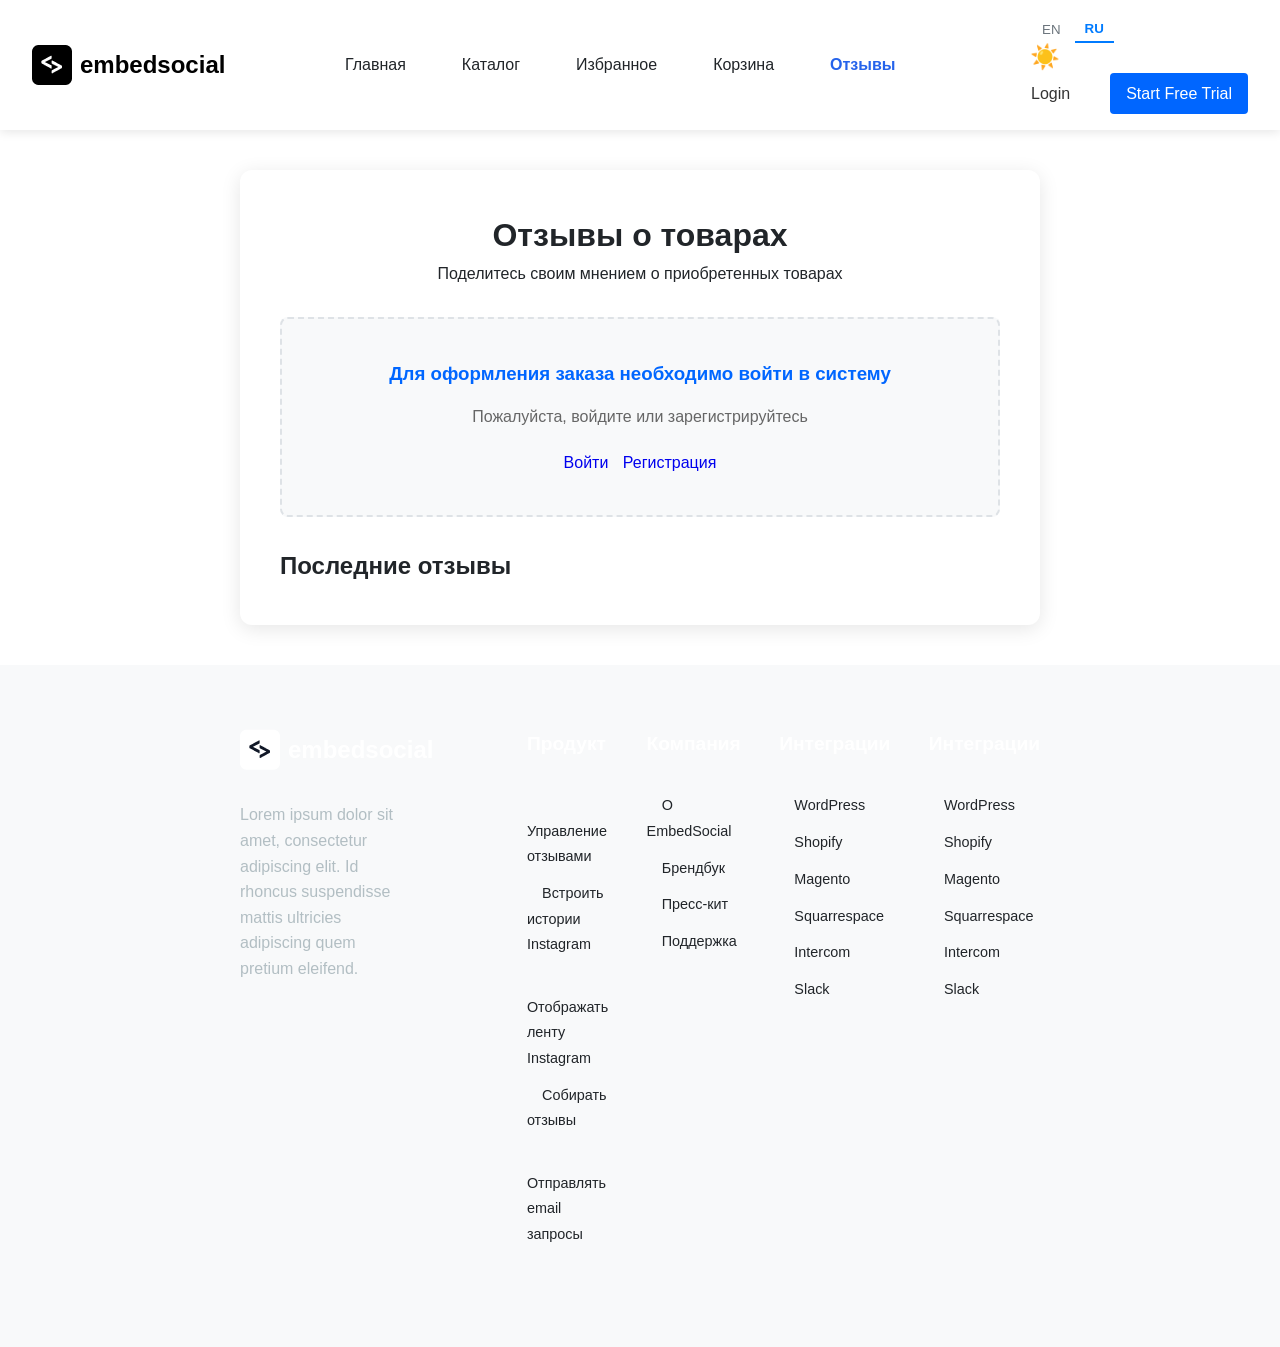
<file: pages/review.html>
<!DOCTYPE html>
<html lang="ru">
<head>
    <meta charset="UTF-8">
    <meta name="viewport" content="width=device-width, initial-scale=1.0">
    <title data-translate="reviewsPageTitle">Отзывы - EmbedSocial</title>
    <link rel="stylesheet" href="../style/review.css">
    <link rel="stylesheet" href="../style/global.css">
    <link rel="stylesheet" href="../style/header.css">
    <link rel="stylesheet" href="../style/home.css">
    <link rel="stylesheet" href="../style/footer.css">
    <link rel="stylesheet" href="../style/theme.css">
    <link rel="stylesheet" href="../style/responsive.css">
    <link rel="stylesheet" href="../style/user-styles.css">
</head>
<body>
<header class="header">
    <div class="header-container">
        <div class="logo">
            <img src="../images/logo.png" alt="img-hero">
            <p>embedsocial</p>
        </div>
        <nav class="nav" id="mainNav">
            <a href="home.html" class="nav-link" data-translate="home">Home</a>
            <a href="catalog.html" class="nav-link" data-translate="catalog">Catalog</a>
            <a href="favorites.html" class="nav-link" data-translate="favorites">Favorites</a>
            <a href="cart.html" class="nav-link" data-translate="cart">Cart</a>
            <a href="review.html" class="nav-link active" data-translate="reviews">Reviews</a>
        </nav>
        <div class="nav-buttons">
            <div class="language-switcher">
                <button class="lang-btn" data-lang="en">EN</button>
                <button class="lang-btn" data-lang="ru">RU</button>
            </div>
            <button id="theme-switcher" class="theme-switcher">☀️</button>
            <div class="nav-button">
                <a href="login.html" class="nav-button-link login" data-translate="login">Login</a>
                <a href="register.html" class="nav-button-link trial" data-translate="startFreeTrial">Start Free Trial</a>
            </div>
        </div>
        <div class="burger-menu" id="burgerMenu">
            <span></span>
            <span></span>
            <span></span>
        </div>
    </div>
</header>

<div class="modal" id="profileModal">
    <div class="modal-content">
        <span class="close-modal">&times;</span>
        <h2 data-translate="editProfile">Редактирование профиля</h2>
        <form id="profileForm">
            <div class="form-group">
                <label for="firstName" data-translate="firstName">Имя:</label>
                <input type="text" id="firstName" name="firstName" required>
            </div>
            <div class="form-group">
                <label for="lastName" data-translate="lastName">Фамилия:</label>
                <input type="text" id="lastName" name="lastName">
            </div>
            <div class="form-group">
                <label for="nickname" data-translate="nickname">Никнейм:</label>
                <input type="text" id="nickname" name="nickname">
            </div>
            <div class="form-group">
                <label for="email" data-translate="email">Email:</label>
                <input type="email" id="email" name="email" required>
            </div>
            <div class="form-buttons">
                <button type="submit" class="btn-save" data-translate="save">Сохранить</button>
                <button type="button" class="btn-reset" id="resetSettings" data-translate="resetSettings">Сбросить настройки</button>
            </div>
        </form>
    </div>
</div>

    <div class="container">
        <div class="reviews-container">
            <div class="reviews-header">
                <h1 data-translate="reviewsTitle">Отзывы о товары</h1>
                <p data-translate="reviewsSubtitle">Поделитесь своим мнением о приобретенных товарах</p>
            </div>

            <div id="reviewFormContainer">
            </div>

            <div class="reviews-list">
                <h2 data-translate="latestReviews">Последние отзывы</h2>
                <div id="reviewsList">
                </div>
            </div>
        </div>
    </div>

        <footer>
        <div class="footer-content">
            <div class="footer-brand">
                <div class="logo-footer">
                    <img src="../images/logo-white.png" alt="img-hero">
                    <h2 class="brand-name">embedsocial</h2>
                </div>
                <p class="brand-description" data-translate="footerDescription">
                    Lorem ipsum dolor sit amet, consectetur adipiscing elit. Id rhoncus suspendisse mattis ultricies adipiscing quem pretium eleifend.
                </p>
            </div>

            <div class="footer-columns">
                <div class="footer-column">
                    <h3 class="column-title" data-translate="product">Product</h3>
                    <ul class="footer-links">
                        <li><a href="#" class="footer-link" data-translate="reviewsManagement">Reviews management</a></li>
                        <li><a href="#" class="footer-link" data-translate="embedInstagramStories">Embed instagram stories</a></li>
                        <li><a href="#" class="footer-link" data-translate="displayInstagramFeeds">Display instagram feeds</a></li>
                        <li><a href="#" class="footer-link" data-translate="collectReviews">Collect reviews</a></li>
                        <li><a href="#" class="footer-link" data-translate="sendEmailRequests">Send email requests</a></li>
                    </ul>
                </div>

                <div class="footer-column">
                    <h3 class="column-title" data-translate="company">Company</h3>
                    <ul class="footer-links">
                        <li><a href="#" class="footer-link" data-translate="aboutEmbedSocial">About EmbedSocial</a></li>
                        <li><a href="#" class="footer-link" data-translate="brandGuidelines">Brand Guidelines</a></li>
                        <li><a href="#" class="footer-link" data-translate="pressKit">Press Kit</a></li>
                        <li><a href="#" class="footer-link" data-translate="support">Support</a></li>
                    </ul>
                </div>

                <div class="footer-column">
                    <h3 class="column-title" data-translate="integrations">Integrations</h3>
                    <ul class="footer-links">
                        <li><a href="#" class="footer-link" data-translate="wordPress">WordPress</a></li>
                        <li><a href="#" class="footer-link" data-translate="shopify">Shopify</a></li>
                        <li><a href="#" class="footer-link" data-translate="magento">Magento</a></li>
                        <li><a href="#" class="footer-link" data-translate="squarrespace">Squarrespace</a></li>
                        <li><a href="#" class="footer-link" data-translate="intercom">Intercom</a></li>
                        <li><a href="#" class="footer-link" data-translate="slack">Slack</a></li>
                    </ul>
                </div>

                <div class="footer-column">
                    <h3 class="column-title" data-translate="integrations">Integrations</h3>
                    <ul class="footer-links">
                        <li><a href="#" class="footer-link" data-translate="wordPress">WordPress</a></li>
                        <li><a href="#" class="footer-link" data-translate="shopify">Shopify</a></li>
                        <li><a href="#" class="footer-link" data-translate="magento">Magento</a></li>
                        <li><a href="#" class="footer-link" data-translate="squarrespace">Squarrespace</a></li>
                        <li><a href="#" class="footer-link" data-translate="intercom">Intercom</a></li>
                        <li><a href="#" class="footer-link" data-translate="slack">Slack</a></li>
                    </ul>
                </div>
            </div>
        </div>
    </footer>

    <script src="../js/reviews.js"></script>
    <script src="../js/auth.js"></script>
    <script src="../js/translation.js"></script>
    <script src="../js/theme-switcher.js"></script>
</body>
</html>
</file>
<file: style.css>
body {
  font-family: "Arial", sans-serif;
  background-color: #f8f9fa;
}

header h1 {
  font-size: 2.5rem;
  text-shadow: 2px 2px 4px rgba(0, 0, 0, 0.3);
}

.movie-card {
  transition: all 0.3s ease;
  border: none;
  box-shadow: 0 4px 8px rgba(0, 0, 0, 0.1);
  overflow: hidden;
  background: white;
}

.movie-card:hover {
  transform: translateY(-5px);
  box-shadow: 0 8px 16px rgba(0, 0, 0, 0.2);
  cursor: pointer;
}

.movie-card .card-img-top {
  height: 300px;
  object-fit: cover;
  transition: transform 0.3s ease;
}

.movie-card:hover .card-img-top {
  transform: scale(1.05);
}

.movie-card .card-body {
  padding: 1.5rem;
}

.movie-card .card-title {
  font-size: 1.25rem;
  font-weight: bold;
  color: #333;
}

.movie-card .card-text {
  color: #666;
  line-height: 1.5;
}

#searchInput:focus {
  border-color: #0d6efd;
  box-shadow: 0 0 0 0.2rem rgba(13, 110, 253, 0.25);
  transition: border-color 0.15s ease-in-out, box-shadow 0.15s ease-in-out;
}

.btn-primary:active {
  transform: scale(0.98);
  transition: transform 0.1s ease;
}

@media (max-width: 768px) {
  .movie-card {
    margin-bottom: 1rem;
  }

  header h1 {
    font-size: 2rem;
  }

  .movie-card .card-img-top {
    height: 250px;
  }
}

@keyframes fadeInUp {
  from {
    opacity: 0;
    transform: translateY(20px);
  }
  to {
    opacity: 1;
    transform: translateY(0);
  }
}

.movie-card {
  animation: fadeInUp 0.5s ease forwards;
}

footer a {
  text-decoration: none;
  transition: color 0.3s ease;
}

footer a:hover {
  color: #0d6efd !important;
}
</file>
<file: style/catalog.css>
.container {
    max-width: 1200px;
    width: 100%;
    margin: 0 auto;
    padding: 0 20px;
}

.back-button {
    background-color: #0066FF;
    color: white;
    padding: 0.5rem 1rem;
    border-radius: 4px;
    text-decoration: none;
    font-weight: 500;
    transition: background-color 0.3s ease;
}

.back-button:hover {
    background-color: #394fcf;
}

.filters {
    background-color: #fff;
    padding: 20px;
    border-radius: 8px;
    margin: 20px 0;
    box-shadow: 0 2px 10px rgba(0, 0, 0, 0.1);
}

.search-container {
    margin-bottom: 20px;
}

.search-input {
    width: 100%;
    padding: 10px 15px;
    border: 1px solid #ddd;
    border-radius: 4px;
    font-size: 16px;
    transition: border-color 0.3s ease, box-shadow 0.3s ease;
}

.search-input:focus {
    outline: none;
    border-color: #0066FF;
    box-shadow: 0 0 0 3px rgba(0, 102, 255, 0.1);
}

.filter-controls {
    display: flex;
    flex-wrap: wrap;
    gap: 15px;
    margin-bottom: 15px;
}

.filter-group {
    flex: 1;
    min-width: 200px;
}

.filter-label {
    display: block;
    margin-bottom: 5px;
    font-weight: 500;
    color: #333;
}

.filter-select {
    width: 100%;
    padding: 8px 10px;
    border: 1px solid #ddd;
    border-radius: 4px;
    background-color: #fff;
    font-size: 14px;
    transition: border-color 0.3s ease;
}

.filter-select:focus {
    outline: none;
    border-color: #0066FF;
}

.category-filters {
    display: flex;
    flex-wrap: wrap;
    gap: 10px;
    margin-top: 15px;
}

.category-btn {
    padding: 6px 12px;
    background-color: #EEF1F7;
    border: none;
    border-radius: 20px;
    cursor: pointer;
    transition: all 0.3s ease;
    font-size: 14px;
}

.category-btn:hover {
    background-color: #0066FF;
    color: white;
    transform: translateY(-2px);
}

.category-btn.active {
    background-color: #0066FF;
    color: white;
}

.array-methods {
    display: flex;
    flex-wrap: wrap;
    gap: 10px;
    margin: 20px 0;
}

.method-btn {
    padding: 8px 15px;
    background-color: #0066FF;
    color: white;
    border: none;
    border-radius: 4px;
    cursor: pointer;
    transition: all 0.3s ease;
    font-size: 14px;
}

.method-btn:hover {
    background-color: #394fcf;
    transform: translateY(-2px);
}

.method-btn:active {
    transform: translateY(0);
}

.catalog-title {
    margin: 30px 0 20px;
    text-align: center;
    color: #000;
    font-size: 2.5rem;
    font-weight: bold;
}

.products-container {
    display: grid;
    grid-template-columns: repeat(auto-fill, minmax(280px, 1fr));
    gap: 25px;
    margin-bottom: 40px;
}

.product-card {
    background-color: #fff;
    border-radius: 8px;
    overflow: hidden;
    box-shadow: 0 4px 15px rgba(0, 0, 0, 0.1);
    transition: transform 0.3s ease, box-shadow 0.3s ease;
    position: relative;
}

.product-card:hover {
    transform: translateY(-5px);
    box-shadow: 0 8px 25px rgba(0, 0, 0, 0.15);
}

.product-image {
    width: 100%;
    height: 180px;
    object-fit: cover;
    transition: transform 0.3s ease;
}

.product-card:hover .product-image {
    transform: scale(1.05);
}

.product-info {
    padding: 20px;
}

.product-title {
    font-size: 18px;
    margin-bottom: 10px;
    color: #000;
    font-weight: 600;
}

.product-description {
    color: #666;
    margin-bottom: 15px;
    font-size: 14px;
    line-height: 1.5;
}

.product-price {
    font-weight: bold;
    font-size: 20px;
    color: #0066FF;
    margin-bottom: 15px;
}

.product-meta {
    display: flex;
    justify-content: space-between;
    color: #888;
    font-size: 14px;
    align-items: center;
}

.product-rating::before {
    content: "★";
    color: #ffc107;
    margin-right: 4px;
}

.product-featured {
    position: absolute;
    top: 10px;
    right: 10px;
    background-color: #ffeb3b;
    color: #000;
    padding: 4px 8px;
    border-radius: 4px;
    font-size: 12px;
    font-weight: bold;
}

.no-products {
    text-align: center;
    grid-column: 1 / -1;
    padding: 40px;
    background-color: #fff;
    border-radius: 8px;
    box-shadow: 0 4px 15px rgba(0, 0, 0, 0.1);
}

.no-products h2 {
    color: #666;
    margin-bottom: 15px;
    font-size: 1.5rem;
}

.no-products p {
    color: #888;
    font-size: 1rem;
}

@keyframes fadeIn {
    from {
        opacity: 0;
        transform: translateY(20px);
    }
    to {
        opacity: 1;
        transform: translateY(0);
    }
}

.product-card {
    animation: fadeIn 0.5s ease forwards;
}

.product-card:nth-child(odd) {
    animation-delay: 0.1s;
}

.product-card:nth-child(even) {
    animation-delay: 0.2s;
}

@media (max-width: 768px) {
    .filter-controls {
        flex-direction: column;
    }
    
    .array-methods {
        overflow-x: auto;
        padding-bottom: 10px;
        flex-wrap: nowrap;
    }
    
    .catalog-title {
        font-size: 2rem;
    }
    
    .products-container {
        grid-template-columns: 1fr;
    }
}

@media (max-width: 480px) {
    .container {
        padding: 0 15px;
    }
    
    .filters {
        padding: 15px;
    }
    
    .category-filters {
        justify-content: center;
    }
    
    .catalog-title {
        font-size: 1.75rem;
    }
    
    .product-info {
        padding: 15px;
    }
    
    .product-title {
        font-size: 16px;
    }
    
    .product-price {
        font-size: 18px;
    }
}

.products-grid {
    display: grid;
    grid-template-columns: repeat(auto-fill, minmax(300px, 1fr));
    gap: 25px;
    margin: 30px 0;
}

.cart-items {
    display: flex;
    flex-direction: column;
    gap: 20px;
    margin: 30px 0;
}

.filter-sections {
    display: flex;
    flex-wrap: wrap;
    gap: 40px;
    margin-top: 20px;
}

.filter-section {
    flex: 1;
    min-width: 250px;
}

.filter-section h4 {
    margin-bottom: 15px;
    color: #333;
    font-weight: 600;
}

.filter-checkboxes {
    display: flex;
    flex-direction: column;
    gap: 10px;
}

.filter-checkbox {
    display: flex;
    align-items: center;
    gap: 10px;
}

.filter-checkbox input[type="checkbox"] {
    width: 18px;
    height: 18px;
    accent-color: #0066FF;
}

.filter-checkbox label {
    cursor: pointer;
    color: #555;
    transition: color 0.3s ease;
}

.filter-checkbox label:hover {
    color: #0066FF;
}

.filter-group input[type="range"] {
    width: 100%;
    margin: 10px 0;
    accent-color: #0066FF;
}

.filter-group span {
    display: block;
    text-align: center;
    font-weight: 500;
    color: #0066FF;
}

.product-card {
    background: #fff;
    border-radius: 12px;
    overflow: hidden;
    box-shadow: 0 4px 20px rgba(0, 0, 0, 0.08);
    transition: all 0.3s ease;
    position: relative;
}

.product-card:hover {
    transform: translateY(-5px);
    box-shadow: 0 8px 30px rgba(0, 0, 0, 0.15);
}

.product-image {
    width: 100%;
    height: 200px;
    object-fit: cover;
    transition: transform 0.3s ease;
}

.product-card:hover .product-image {
    transform: scale(1.05);
}

.product-info {
    padding: 20px;
}

.product-category {
    color: #0066FF;
    font-size: 12px;
    font-weight: 600;
    text-transform: uppercase;
    letter-spacing: 0.5px;
    margin-bottom: 8px;
}

.product-title {
    font-size: 18px;
    font-weight: 700;
    color: #1a1a1a;
    margin-bottom: 10px;
    line-height: 1.3;
}

.product-description {
    color: #666;
    font-size: 14px;
    line-height: 1.5;
    margin-bottom: 15px;
    display: -webkit-box;
    -webkit-line-clamp: 2;
    -webkit-box-orient: vertical;
    overflow: hidden;
}

.product-meta {
    display: flex;
    justify-content: space-between;
    align-items: center;
    margin-bottom: 15px;
}

.product-price {
    font-size: 20px;
    font-weight: 700;
    color: #0066FF;
}

.product-rating {
    display: flex;
    align-items: center;
    gap: 5px;
    color: #ffc107;
    font-weight: 600;
}

.product-actions {
    display: flex;
    gap: 10px;
}

.action-btn {
    flex: 1;
    padding: 10px 15px;
    border: none;
    border-radius: 6px;
    font-weight: 600;
    cursor: pointer;
    transition: all 0.3s ease;
    font-size: 14px;
}

.favorite-btn {
    background: #f8f9fa;
    color: #495057;
    border: 1px solid #e9ecef;
}

.favorite-btn:hover {
    background: #e9ecef;
    color: #0066FF;
}

.cart-btn {
    background: #0066FF;
    color: white;
}

.cart-btn:hover {
    background: #0051cc;
    transform: translateY(-1px);
}

.cart-item {
    display: flex;
    align-items: center;
    background: #fff;
    padding: 20px;
    border-radius: 12px;
    box-shadow: 0 2px 15px rgba(0, 0, 0, 0.08);
    gap: 20px;
}

.cart-item-image {
    width: 100px;
    height: 100px;
    object-fit: cover;
    border-radius: 8px;
    flex-shrink: 0;
}

.cart-item-info {
    flex: 1;
}

.cart-item-title {
    font-size: 18px;
    font-weight: 600;
    color: #1a1a1a;
    margin-bottom: 5px;
}

.cart-item-category {
    color: #666;
    font-size: 14px;
    margin-bottom: 10px;
}

.cart-item-price {
    font-size: 18px;
    font-weight: 700;
    color: #0066FF;
    margin-bottom: 15px;
}

.cart-item-controls {
    display: flex;
    align-items: center;
    gap: 15px;
}

.quantity-control {
    display: flex;
    align-items: center;
    gap: 10px;
}

.quantity-btn {
    width: 32px;
    height: 32px;
    border: 1px solid #ddd;
    background: #fff;
    border-radius: 6px;
    cursor: pointer;
    display: flex;
    align-items: center;
    justify-content: center;
    font-weight: 600;
    transition: all 0.2s ease;
}

.quantity-btn:hover {
    background: #f8f9fa;
    border-color: #0066FF;
    color: #0066FF;
}

.quantity-input {
    width: 50px;
    text-align: center;
    padding: 6px;
    border: 1px solid #ddd;
    border-radius: 6px;
    font-weight: 600;
}

.remove-btn {
    background: #dc3545;
    color: white;
    border: none;
    padding: 8px 16px;
    border-radius: 6px;
    cursor: pointer;
    font-weight: 600;
    transition: background 0.3s ease;
}

.remove-btn:hover {
    background: #c82333;
}

.cart-summary {
    background: #fff;
    padding: 25px;
    border-radius: 12px;
    box-shadow: 0 2px 15px rgba(0, 0, 0, 0.08);
    text-align: center;
    margin: 30px 0;
}

.total-price {
    font-size: 24px;
    font-weight: 700;
    color: #0066FF;
    margin-bottom: 20px;
}

.checkout-btn {
    background: #28a745;
    color: white;
    border: none;
    padding: 15px 30px;
    border-radius: 8px;
    font-size: 16px;
    font-weight: 600;
    cursor: pointer;
    transition: all 0.3s ease;
}

.checkout-btn:hover {
    background: #218838;
    transform: translateY(-2px);
}

.no-results {
    text-align: center;
    padding: 60px 20px;
    background: #fff;
    border-radius: 12px;
    box-shadow: 0 2px 15px rgba(0, 0, 0, 0.08);
    margin: 30px 0;
}

.no-results h3 {
    color: #666;
    font-size: 24px;
    margin-bottom: 15px;
    font-weight: 600;
}

.no-results p {
    color: #888;
    font-size: 16px;
    margin-bottom: 25px;
}

.pagination {
    display: flex;
    justify-content: center;
    align-items: center;
    gap: 10px;
    margin: 40px 0;
    flex-wrap: wrap;
}

.pagination-btn {
    padding: 10px 16px;
    border: 1px solid #ddd;
    background: #fff;
    border-radius: 6px;
    cursor: pointer;
    font-weight: 600;
    transition: all 0.3s ease;
    min-width: 40px;
}

.pagination-btn:hover:not(:disabled) {
    background: #0066FF;
    color: white;
    border-color: #0066FF;
}

.pagination-btn.active {
    background: #0066FF;
    color: white;
    border-color: #0066FF;
}

.pagination-btn:disabled {
    opacity: 0.5;
    cursor: not-allowed;
}

.modal {
    position: fixed;
    top: 0;
    left: 0;
    width: 100%;
    height: 100%;
    background: rgba(0, 0, 0, 0.7);
    display: flex;
    align-items: center;
    justify-content: center;
    z-index: 1000;
    backdrop-filter: blur(5px);
}

.modal-content {
    background: #fff;
    padding: 40px;
    border-radius: 16px;
    text-align: center;
    max-width: 450px;
    width: 90%;
    box-shadow: 0 20px 40px rgba(0, 0, 0, 0.2);
}

.modal-content h2 {
    color: #28a745;
    font-size: 28px;
    margin-bottom: 15px;
    font-weight: 700;
}

.modal-content p {
    color: #666;
    font-size: 16px;
    margin-bottom: 25px;
    line-height: 1.5;
}

.remove-favorite-btn {
    position: absolute;
    top: 15px;
    right: 15px;
    width: 36px;
    height: 36px;
    border: none;
    border-radius: 50%;
    background: #dc3545;
    color: white;
    font-size: 20px;
    cursor: pointer;
    display: flex;
    align-items: center;
    justify-content: center;
    z-index: 10;
    transition: all 0.3s ease;
}

.remove-favorite-btn:hover {
    background: #c82333;
    transform: scale(1.1);
}

@keyframes fadeInUp {
    from {
        opacity: 0;
        transform: translateY(30px);
    }
    to {
        opacity: 1;
        transform: translateY(0);
    }
}

.product-card {
    animation: fadeInUp 0.6s ease forwards;
}

.cart-item {
    animation: fadeInUp 0.6s ease forwards;
}

@media (max-width: 768px) {
    .filter-sections {
        flex-direction: column;
        gap: 20px;
    }
    
    .cart-item {
        flex-direction: column;
        text-align: center;
        padding: 15px;
    }
    
    .cart-item-controls {
        justify-content: center;
        flex-wrap: wrap;
    }
    
    .cart-item-image {
        width: 80px;
        height: 80px;
    }
    
    .products-grid {
        grid-template-columns: 1fr;
        gap: 20px;
    }
    
    .product-actions {
        flex-direction: column;
    }
    
    .pagination {
        gap: 8px;
    }
    
    .pagination-btn {
        padding: 8px 12px;
        min-width: 36px;
    }
}

@media (max-width: 480px) {
    .filter-controls {
        flex-direction: column;
    }
    
    .filter-group {
        min-width: 100%;
    }
    
    .cart-summary {
        padding: 20px;
    }
    
    .checkout-btn {
        padding: 12px 24px;
        font-size: 14px;
    }
    
    .modal-content {
        padding: 30px 20px;
    }
    
    .modal-content h2 {
        font-size: 24px;
    }
}

.loading {
    opacity: 0.7;
    pointer-events: none;
}

.loading::after {
    content: '';
    position: absolute;
    top: 50%;
    left: 50%;
    width: 20px;
    height: 20px;
    margin: -10px 0 0 -10px;
    border: 2px solid #f3f3f3;
    border-top: 2px solid #0066FF;
    border-radius: 50%;
    animation: spin 1s linear infinite;
}

@keyframes spin {
    0% { transform: rotate(0deg); }
    100% { transform: rotate(360deg); }
}

::-webkit-scrollbar {
    width: 8px;
}

::-webkit-scrollbar-track {
    background: #f1f1f1;
    border-radius: 4px;
}

::-webkit-scrollbar-thumb {
    background: #c1c1c1;
    border-radius: 4px;
}

::-webkit-scrollbar-thumb:hover {
    background: #a8a8a8;
}
</file>
<file: style/global.css>
* {
    margin: 0;
    padding: 0;
    box-sizing: border-box;
}

html {
  scroll-behavior: smooth;
}

.nav-link.active,
.mobile-nav-link.active {
  color: #2563eb;
  font-weight: 600;
}

section:target {
  animation: highlight 2s ease;
}

@keyframes highlight {
  0% { background-color: rgba(37, 99, 235, 0.1); }
  100% { background-color: transparent; }
}

body {
    font-family: -apple-system, BlinkMacSystemFont, 'Segoe UI', Roboto, Oxygen, Ubuntu, Cantarell, 'Open Sans', 'Helvetica Neue', sans-serif;
    line-height: 1.6;
    color: #333;
    background: #FFFFFF;
}

a {
    text-decoration: none;
}

button {
    cursor: pointer;
    border: none;
}

input:focus {
    outline: none;
}

main {
    width: 100%;
    margin: 0 auto;
    display: flex;
    justify-content: center;
    align-items: center;
    flex-direction: column;
    gap: 5rem;
    padding: 1rem;
}
</file>
<file: style/header.css>
.header {
    background-color: #fff;
    box-shadow: 0 2px 10px rgba(0, 0, 0, 0.1);
    padding: 1rem 0;
    position: sticky;
    top: 0;
    z-index: 100;
}

.header-container {
    max-width: 1440px;
    margin: 0 auto;
    display: flex;
    justify-content: space-between;
    align-items: center;
    padding: 0 2rem;
}

.logo{
    display: flex;
    align-items: center;
    justify-content: center;
    gap: 0.5rem;
}

.logo p{
    font-size: 1.5rem;
    font-weight: bold;
    color: #000;
}


.nav-button, .nav {
    display: flex;
    gap: 1.5rem;
}

.nav-button-link, .nav-link {
    padding: 0.5rem 1rem;
    border-radius: 4px;
    font-weight: 500;
    transition: all 0.3s ease;
}

.nav-button-link.login, .nav-link {
    color: #333;
}

.nav-link:hover{
    color: #141414ff;
}

.nav-button-link.login:hover {
    background-color: #f8f9fa;
}

.nav-button-link.trial {
    background-color: #0066FF;
    color: white;
}

.nav-button-link.trial:hover {
    background-color: #394fcf;
}

.user-dropdown {
    position: relative;
    display: inline-block;
}

.user-button {
    display: flex;
    align-items: center;
    gap: 8px;
    padding: 8px 16px;
    background: #f8f9fa;
    border: 1px solid #ddd;
    border-radius: 6px;
    cursor: pointer;
    transition: all 0.3s ease;
}

.user-button:hover {
    background: #e9ecef;
    border-color: #0066FF;
}

.user-avatar {
    width: 32px;
    height: 32px;
    border-radius: 50%;
    background: #0066FF;
    color: white;
    display: flex;
    align-items: center;
    justify-content: center;
    font-weight: 600;
    font-size: 14px;
}

.user-name {
    font-weight: 600;
    color: #333;
}

.dropdown-arrow {
    font-size: 12px;
    color: #666;
}

.dropdown-menu {
    position: absolute;
    top: 100%;
    right: 0;
    width: 250px;
    background: white;
    border: 1px solid #ddd;
    border-radius: 8px;
    box-shadow: 0 4px 20px rgba(0, 0, 0, 0.1);
    padding: 16px;
    margin-top: 8px;
    z-index: 1000;
    display: none;
}

.dropdown-menu.show {
    display: block;
}

.dropdown-header {
    display: flex;
    align-items: center;
    gap: 12px;
    margin-bottom: 12px;
}

.user-avatar-large {
    width: 48px;
    height: 48px;
    border-radius: 50%;
    background: #0066FF;
    color: white;
    display: flex;
    align-items: center;
    justify-content: center;
    font-weight: 600;
    font-size: 18px;
}

.user-info {
    display: flex;
    flex-direction: column;
}

.user-fullname {
    font-weight: 600;
    color: #333;
    font-size: 14px;
}

.user-email {
    color: #666;
    font-size: 12px;
}

.dropdown-divider {
    height: 1px;
    background: #e9ecef;
    margin: 12px -16px;
}

.dropdown-item {
    display: block;
    padding: 8px 0;
    color: #333;
    text-decoration: none;
    font-size: 14px;
    transition: color 0.3s ease;
}

.dropdown-item:hover {
    color: #0066FF;
}

.logout-item {
    background: none;
    border: none;
    width: 100%;
    text-align: left;
    cursor: pointer;
    padding: 8px 0;
    color: #dc3545;
    font-size: 14px;
}

.logout-item:hover {
    color: #c82333;
}

@media (max-width: 768px) {
    .user-button {
        padding: 6px 12px;
    }
    
    .user-name {
        display: none;
    }
    
    .dropdown-menu {
        right: -20px;
        width: 200px;
    }
}

.user-dropdown {
    display: inline-block !important;
}

.nav-button {
    display: flex;
    gap: 1.5rem;
    align-items: center;
}

.burger-menu {
    display: none;
}

.overlay {
    position: fixed;
    top: 0;
    left: 0;
    width: 100%;
    height: 100%;
    background-color: rgba(0, 0, 0, 0.5);
    z-index: 999;
    opacity: 0;
    visibility: hidden;
    transition: opacity 0.3s ease, visibility 0.3s ease;
}

.overlay.active {
    opacity: 1;
    visibility: visible;
}

.mobile-menu {
    position: fixed;
    top: 0;
    right: -100%;
    width: 80%;
    max-width: 300px;
    height: 100%;
    background-color: #fff;
    z-index: 1000;
    transition: right 0.3s ease;
    padding: 2rem;
    box-shadow: -2px 0 10px rgba(0, 0, 0, 0.1);
    overflow-y: auto;
}

.mobile-menu.active {
    right: 0;
}

.mobile-nav {
    display: flex;
    flex-direction: column;
    gap: 1.5rem;
    margin-top: 3rem;
}

.mobile-nav-link {
    padding: 0.8rem 0;
    font-size: 1.1rem;
    font-weight: 500;
    color: #333;
    border-bottom: 1px solid #eee;
    transition: color 0.3s ease;
}

.mobile-nav-link:hover {
    color: #0066FF;
}

.mobile-nav-buttons {
    display: flex;
    flex-direction: column;
    gap: 1rem;
    margin-top: 2rem;
}

@media (max-width: 768px) {
    .burger-menu {
        display: flex;
        flex-direction: column;
        justify-content: space-between;
        width: 24px;
        height: 18px;
        cursor: pointer;
        z-index: 1001;
    }
    
    .burger-menu span {
        display: block;
        height: 2px;
        width: 100%;
        background-color: #333;
        transition: all 0.3s ease;
        transform-origin: center;
    }
    
    .burger-menu.active span:nth-child(1) {
        transform: translateY(8px) rotate(45deg);
    }
    
    .burger-menu.active span:nth-child(2) {
        opacity: 0;
    }
    
    .burger-menu.active span:nth-child(3) {
        transform: translateY(-8px) rotate(-45deg);
    }

    .nav {
        display: none;
    }

    .user-dropdown {
        display: inline-block !important;
    }
    
    .user-name {
        display: none;
    }
    
    .dropdown-menu {
        right: -20px;
        width: 200px;
    }
}

@media (max-width: 368px) {
    .header-container{
        flex-wrap: wrap;
        gap: 2rem;
    }
}

.mobile-user-info {
    display: flex;
    align-items: center;
    gap: 12px;
    padding: 1rem 0;
    margin-bottom: 1rem;
    border-bottom: 1px solid #eee;
}

.mobile-user-avatar {
    width: 40px;
    height: 40px;
    border-radius: 50%;
    background: #0066FF;
    color: white;
    display: flex;
    align-items: center;
    justify-content: center;
    font-weight: 600;
    font-size: 16px;
}

.mobile-user-details {
    display: flex;
    flex-direction: column;
}

.mobile-user-name {
    font-weight: 600;
    color: #333;
    font-size: 14px;
}

.mobile-user-email {
    color: #666;
    font-size: 12px;
}

.mobile-nav-button {
    padding: 0.8rem 1rem;
    border-radius: 4px;
    font-weight: 500;
    text-align: center;
    transition: all 0.3s ease;
    display: block;
    margin-bottom: 0.5rem;
    text-decoration: none;
}

.mobile-nav-button.login {
    color: #333;
    border: 1px solid #ddd;
    background: transparent;
}

.mobile-nav-button.login:hover {
    background-color: #f8f9fa;
}

.mobile-nav-button.trial {
    background-color: #0066FF;
    color: white;
    border: none;
}

.mobile-nav-button.trial:hover {
    background-color: #394fcf;
}

.mobile-nav-button.profile {
    background-color: #f8f9fa;
    color: #333;
    border: 1px solid #ddd;
}

.mobile-nav-button.logout {
    background-color: #dc3545;
    color: white;
    border: none;
    width: 100%;
    cursor: pointer;
}

.mobile-nav-button.logout:hover {
    background-color: #c82333;
}

body.no-scroll {
    overflow: hidden;
}

.mobile-menu-header {
    display: flex;
    justify-content: flex-end;
    padding: 1rem;
    margin-bottom: 1rem;
}

.close-menu {
    position: relative;
    width: 24px;
    height: 24px;
    cursor: pointer;
    transition: transform 0.3s ease;
}

.close-menu:hover {
    transform: rotate(90deg);
}

.close-menu span {
    position: absolute;
    height: 2px;
    width: 100%;
    background-color: #333;
    transition: all 0.3s ease;
}

.close-menu span:nth-child(1) {
    transform: rotate(45deg);
}

.close-menu span:nth-child(2) {
    transform: rotate(-45deg);
}
</file>
<file: style/footer.css>
footer {
    background: #111827;
    color: white;
    padding: 4rem 15rem;
    width: 100%;
    margin-top: auto;
}

.footer-content {
    display: grid;
    grid-template-columns: 1fr 2fr;
    gap: 4rem;
    margin-bottom: 2.3rem;
}

.brand-name {
    font-size: 2em;
    font-weight: 700;
    margin: 0;
    text-transform: lowercase;
}

.brand-description {
    color: #b2bec3;
    line-height: 1.6;
    font-size: 1em;
}

.footer-columns {
    display: grid;
    grid-template-columns: repeat(4, 1fr);
    gap: 2.4em;
}

.footer-column {
    display: flex;
    flex-direction: column;
}

.column-title {
    font-size: 1.2em;
    font-weight: 600;
    color: white;
    margin-bottom: 1.4rem;
    position: relative;
    padding-bottom: 0.6rem;
}

.footer-links {
    list-style: none;
    display: flex;
    flex-direction: column;
    gap: 0.7rem;
}

.footer-link {
    color: #b2bec3;
    text-decoration: none;
    font-size: 0.9em;
    transition: all 0.3s ease;
    position: relative;
    padding-left: 0.95rem;
}

.footer-link::before {
    content: "→";
    position: absolute;
    left: 0;
    color: #6c5ce7;
    font-size: 0.7em;
    opacity: 0;
    transition: all 0.3s ease;
    transform: translateX(-5px);
}

.footer-link:hover {
    color: white;
    padding-left: 1.2rem;
}

.footer-link:hover::before {
    opacity: 1;
    transform: translateX(0);
}

.footer-bottom {
    margin-top: 2.6rem;
}

.footer-divider {
    height: 1px;
    background: linear-gradient(to right, rgba(108, 92, 231, 0.3), rgba(108, 92, 231, 0.1), rgba(108, 92, 231, 0.3));
    margin-bottom: 1.4rem;
}

.bottom-content {
    display: flex;
    justify-content: space-between;
    align-items: center;
    flex-wrap: wrap;
    gap: 1.2rem;
}

.copyright {
    color: #b2bec3;
    font-size: 0.8em;
}

.legal-links {
    display: flex;
    gap: 1.4rem;
}

.legal-link {
    color: #b2bec3;
    text-decoration: none;
    font-size: 0.8em;
    transition: all 0.3s ease;
}

.legal-link:hover {
    color: white;
}

.footer-link {
    transition: all 0.3s ease;
}

.footer-link:hover {
    transform: translateX(5px);
}

.logo-footer{
    width: 100%;
    display: flex;
    align-items: center;
    justify-content: start;
    gap: 0.5rem;
}

.logo-footer h2{
    font-size: 1.5rem;
    font-weight: bold;
    color: #fff;
}

.footer-brand p{
    margin-top: 2rem;
    width: 70%;
}
</file>
<file: style/theme.css>
:root {
    --bg-primary: #ffffff;
    --bg-secondary: #f8f9fa;
    --text-primary: #212529;
    --text-secondary: #6c757d;
    --accent-color: #007bff;
    --border-color: #dee2e6;
    --shadow: 0 2px 10px rgba(0,0,0,0.1);
    --modal-bg: #ffffff;
    --modal-text: #212529;
    --button-hover: #0056b3;
    --button-active: #004085;
    --input-bg: #ffffff;
    --card-bg: #ffffff;
}

.dark-theme {
    --bg-primary: #1a1a1a;
    --bg-secondary: #2d2d2d;
    --text-primary: #ffffff;
    --text-secondary: #adb5bd;
    --accent-color: #4ecdc4;
    --border-color: #495057;
    --shadow: 0 2px 10px rgba(0,0,0,0.3);
    --modal-bg: #2d2d2d;
    --modal-text: #ffffff;
    --button-hover: #3aa69f;
    --button-active: #2b8c86;
    --input-bg: #3d3d3d;
    --card-bg: #2d2d2d;
}

.dark-theme .header,
.dark-theme .hero,
.dark-theme .dropdown-menu.show,
.dark-theme .modal-content,
.dark-theme .user-button,
.dark-theme .let-section,
.dark-theme .let-section-block,
.dark-theme .section-double-block,
.dark-theme .dive-section,
.dark-theme .section-ff,
.dark-theme .section-top-footer,
.dark-theme .filters,
.dark-theme .no-results,
.dark-theme .cart-summary,
.dark-theme .cart-item,
.dark-theme .admin-container,
.dark-theme .form-group textarea,
.dark-theme .form-group input,
.dark-theme .form-group select,
.dark-theme .admin-table thead tr th,
.dark-theme .reviews-container,
.dark-theme .auth-container,
.dark-theme .form-section {
    background-color: var(--modal-bg);
    color: var(--modal-text);
}

.dark-theme .logo p,
.dark-theme .nav-button a,
.dark-theme .hero-title,
.dark-theme .hero-description,
.dark-theme .feature span,
.dark-theme .hero-bottom-text,
.dark-theme .user-fullname,
.dark-theme .user-email,
.dark-theme .logout-item,
.dark-theme .form-group label,
.dark-theme .user-name,
.dark-theme .widgets-section-text h2,
.dark-theme .let-section h2,
.dark-theme .let-section p,
.dark-theme .section-double-title h2,
.dark-theme .section-double-title h3,
.dark-theme .section-double-block h3,
.dark-theme .section-double-block-text-img p,
.dark-theme .section-double-review p,
.dark-theme .customization-section-title h2,
.dark-theme .customization-section-title p,
.dark-theme .installation-section-title h2,
.dark-theme .installation-section-title p,
.dark-theme .installation-section-block p,
.dark-theme .dive-section-title,
.dark-theme .dive-section-description,
.dark-theme .platform-section-title,
.dark-theme .platform-section-block-title h2,
.dark-theme .features-section h2,
.dark-theme .customers-section-title h2,
.dark-theme .customers-section-block-text p,
.dark-theme .customers-section-widget span,
.dark-theme .frequently-title h2,
.dark-theme .frequently-title p,
.dark-theme .creators-section h2,
.dark-theme .section-top-footer h2,
.dark-theme .section-top-footer p,
.dark-theme .catalog-title, 
.dark-theme .filter-label,
.dark-theme .filter-section h4,
.dark-theme .filter-checkbox label,
.dark-theme .no-results h3,
.dark-theme .no-results p,
.dark-theme .cart-item-title,
.dark-theme .cart-item-category,
.dark-theme .auth-title {
    color: var(--modal-text);
}

.dark-theme .section-double-block-text-img img,
.dark-theme .creators-section img {
    filter: invert(0.5);
}

body {
    background-color: var(--bg-primary);
    color: var(--text-primary);
    transition: background-color 0.3s ease, color 0.3s ease;
}

header, footer, .modal-content {
    background-color: var(--bg-secondary);
    color: var(--text-primary);
}

.nav-link, .nav-button-link, .footer-link {
    color: var(--text-primary);
}

.nav-link:hover, .nav-button-link:hover, .footer-link:hover {
    color: var(--accent-color);
}

.cta-button, .btn-save, .blue-btn {
    background-color: var(--accent-color);
    color: white;
}

.cta-button:hover, .btn-save:hover, .blue-btn:hover {
    background-color: var(--button-hover);
}

.cta-button:active, .btn-save:active, .blue-btn:active {
    background-color: var(--button-active);
}

.email-input, input[type="email"], input[type="text"] {
    background-color: var(--input-bg);
    color: var(--text-primary);
    border: 1px solid var(--border-color);
}

.features-section-block, .customers-section-block, .frequently-block {
    background-color: var(--card-bg);
    box-shadow: var(--shadow);
}

.theme-switcher {
    background: none;
    border: none;
    cursor: pointer;
    font-size: 24px;
    margin-left: 15px;
    color: var(--text-primary);
}

.language-switcher {
    display: flex;
    align-items: center;
    margin-left: 15px;
}

.lang-btn {
    background: none;
    border: none;
    cursor: pointer;
    padding: 5px 10px;
    margin: 0 2px;
    color: var(--text-secondary);
    font-weight: normal;
}

.lang-btn.active {
    color: var(--accent-color);
    font-weight: bold;
    border-bottom: 2px solid var(--accent-color);
}
</file>
<file: style/responsive.css>
@media (max-width: 1400px) {
  .hero-top-img {
    width: 100%;
  }

  .widgets-section-img {
    width: 100%;
  }

  .widgets-section-img img {
    width: 100%;
  }

  .hero-top-img img {
    width: 100%;
  }

  .customization-section img:last-child {
    width: 100%;
  }

  .installation-section img:last-child {
    width: 100%;
  }
}

@media (max-width: 1200px) {
  .header-container {
    padding: 0 1.5rem;
  }

  .hero-top {
    flex-direction: column;
    text-align: center;
  }

  .hero-top-text {
    width: 80%;
    align-items: center;
  }

  .hero-title,
  .hero-description {
    text-align: center;
  }

  .widgets-section {
    flex-direction: column;
    align-items: center;
  }

  .widgets-section-text {
    width: 80%;
    text-align: center;
  }

  .widgets-section-text-icons {
    display: flex;
    flex-wrap: wrap;
    justify-content: center;
    gap: 1rem;
  }

  .widgets-section-text-icon {
    flex-direction: column;
    text-align: center;
    width: 45%;
  }

  .let-section-blocks {
    flex-wrap: wrap;
    justify-content: center;
  }

  .let-section-block {
    width: 45%;
    margin-bottom: 1rem;
  }

  .section-double-blocks {
    flex-wrap: wrap;
  }

  .section-double-block {
    width: 45%;
    margin-bottom: 1rem;
  }

  .started-section-slider {
    flex-wrap: wrap;
    justify-content: center;
  }

  .started-section-slide {
    width: 45%;
    margin-bottom: 1rem;
  }

  .customization-section-blocks,
  .installation-section-blocks {
    flex-wrap: wrap;
    justify-content: center;
  }

  .customization-section-block {
    width: 30%;
    margin-bottom: 1rem;
  }

  .integrations-section {
    flex-direction: column;
    text-align: center;
    width: 90%;
  }

  .integrations-section-text {
    align-items: center;
  }

  .integrations-section-title h2,
  .integrations-section-title p {
    text-align: center;
  }

  .dive-section {
    flex-direction: column;
    text-align: center;
  }

  .dive-section-text {
    width: 80%;
    align-items: center;
  }

  .dive-section-title,
  .dive-section-description {
    text-align: center;
  }

  .platform-section-block {
    flex-direction: column;
    text-align: center;
    width: 90%;
  }

  .platform-section-block-text {
    width: 100%;
    align-items: center;
  }

  .platform-section-block-title h2 {
    text-align: center;
  }

  .features-section-blocks {
    flex-wrap: wrap;
  }

  .features-section-block {
    width: 45%;
  }

  .jacole-section {
    flex-direction: column;
    text-align: center;
    width: 90%;
  }

  .jacole-section-text {
    width: 100%;
    align-items: center;
  }

  .jacole-section-text h2,
  .jacole-section-text p {
    text-align: center;
  }

  .customers-section-blocks {
    flex-wrap: wrap;
  }

  .customers-section-block {
    width: 45%;
  }

  .frequently-blocks {
    flex-wrap: wrap;
  }

  .frequently-block {
    width: 45%;
    margin-bottom: 1rem;
  }

  footer {
    padding: 4rem 2rem;
  }

  .footer-content {
    grid-template-columns: 1fr;
    gap: 2rem;
  }

  .footer-columns {
    grid-template-columns: repeat(2, 1fr);
  }

  .footer-brand p {
    width: 100%;
  }
}

.burger-menu {
  display: none;
  flex-direction: column;
  justify-content: space-around;
  width: 30px;
  height: 25px;
  cursor: pointer;
  z-index: 1000;
}

.burger-menu span {
  display: block;
  height: 3px;
  width: 100%;
  background-color: #333;
  border-radius: 3px;
  transition: all 0.3s ease;
}

.burger-menu.active span:nth-child(1) {
  transform: rotate(45deg) translate(5px, 5px);
}

.burger-menu.active span:nth-child(2) {
  opacity: 0;
}

.burger-menu.active span:nth-child(3) {
  transform: rotate(-45deg) translate(7px, -6px);
}

@media (max-width: 900px) {
  .burger-menu {
    display: flex;
  }

  .nav,
  .nav-button {
    position: fixed;
    top: 0;
    right: -100%;
    width: 70%;
    height: 100vh;
    background-color: white;
    flex-direction: column;
    justify-content: center;
    align-items: center;
    transition: right 0.3s ease;
    z-index: 999;
    box-shadow: -5px 0 15px rgba(0, 0, 0, 0.1);
  }

  .nav {
    padding-top: 60px;
    gap: 2rem;
  }

  .nav-button {
    padding: 2rem;
    gap: 1.5rem;
    flex-direction: column;
    justify-content: flex-start;
    padding-top: 80px;
  }

  .nav.active,
  .nav-button.active {
    right: 0;
  }

  .nav-link {
    font-size: 1.2rem;
    padding: 0.8rem 1.5rem;
  }

  .header-container {
    position: relative;
  }

  .platform-section {
    width: 100%;
  }

  .creators-section img {
    width: 100%;
  }
}

@media (max-width: 768px) {
  .nav {
    flex-wrap: wrap;
    justify-content: center;
  }

  .hero-title {
    font-size: 2.5em;
  }

  .cta-section {
    flex-direction: column;
    width: 100%;
    gap: 1rem;
  }

  .email-input,
  .cta-button {
    width: 100%;
    border-radius: 5px;
  }

  .features {
    flex-direction: column;
    align-items: center;
    gap: 1rem;
  }

  .hero-bottom-logos {
    display: flex;
    flex-wrap: wrap;
    justify-content: center;
    gap: 1rem;
  }

  .widgets-section-text {
    width: 100%;
  }

  .widgets-section-text-icon {
    width: 100%;
  }

  .let-section-block {
    width: 100%;
  }

  .section-double-block {
    width: 100%;
  }

  .section-double-review {
    width: 80%;
  }

  .started-section-slide {
    width: 100%;
  }

  .customization-section-block {
    width: 45%;
  }

  .features-section-block {
    width: 100%;
  }

  .customers-section-block {
    width: 100%;
    height: 320px;
  }

  .frequently-block {
    width: 100%;
  }

  .footer-columns {
    grid-template-columns: 1fr;
  }

  .footer-content {
    gap: 2rem;
  }

  .bottom-content {
    flex-direction: column;
    text-align: center;
  }

  .legal-links {
    justify-content: center;
  }

  .platform-section-block-img img {
    width: 100%;
  }

  .jacole-section-img img {
    width: 100%;
  }

  .integrations-section img:last-child {
    width: 100%;
  }
}

@media (max-width: 480px) {
  .section-top-footer .cta-section {
    width: 60%;
  }

  .hero-title {
    font-size: 2em;
  }

  .hero-description {
    font-size: 1em;
    width: 100%;
  }

  .hero-bottom-text {
    font-size: 0.9em;
    text-align: center;
  }

  .widgets-section-text h2 {
    font-size: 2em;
  }

  .let-section h2 {
    font-size: 2em;
  }

  .customization-section-title h2,
  .installation-section-title h2,
  .integrations-section-title h2 {
    font-size: 2em;
  }

  .dive-section-title {
    font-size: 2.5em;
  }

  .platform-section-title {
    font-size: 2.5em;
  }

  .platform-section-block-title h2 {
    font-size: 2em;
  }

  .features-section h2 {
    font-size: 2em;
  }

  .jacole-section-text h2 {
    font-size: 2em;
  }

  .customers-section h2 {
    font-size: 2em;
  }

  .frequently-title h2 {
    font-size: 2em;
  }

  .creators-section h2 {
    font-size: 2em;
  }

  .section-top-footer h2 {
    font-size: 2.5em;
  }

  .customization-section-block {
    width: 100%;
  }

  .frequently-buttons {
    flex-direction: column;
    width: 100%;
  }

  .frequently-buttons button {
    width: 100%;
  }

  .section-double-title {
    width: 100%;
  }
  .section-double-title h2,
  .section-double-title h3 {
    font-size: 2rem;
  }

  .customers-section-block {
    height: auto;
  }

  .main {
    padding: 0;
    gap: 2rem;
  }

  h2 {
    padding-left: 0.4rem;
  }
}

@media (max-width: 320px) {
  .features-section {
    gap: 3.7rem;
  }
}
</file>
<file: style/user-styles.css>
.user-dropdown {
    position: relative;
    display: inline-block;
}

.user-button {
    display: flex;
    align-items: center;
    gap: 8px;
    padding: 8px 16px;
    background: #f8f9fa;
    border: 1px solid #dee2e6;
    border-radius: 6px;
    cursor: pointer;
    transition: all 0.3s ease;
    font-family: inherit;
    font-size: 14px;
}

.user-button:hover {
    background: #e9ecef;
}

.user-avatar {
    width: 32px;
    height: 32px;
    border-radius: 50%;
    background: #007bff;
    color: white;
    display: flex;
    align-items: center;
    justify-content: center;
    font-weight: bold;
}

.user-avatar-large {
    width: 48px;
    height: 48px;
    border-radius: 50%;
    background: #007bff;
    color: white;
    display: flex;
    align-items: center;
    justify-content: center;
    font-weight: bold;
    font-size: 20px;
}

.dropdown-menu {
    position: absolute;
    top: 100%;
    right: 0;
    width: 250px;
    background: white;
    border: 1px solid #dee2e6;
    border-radius: 8px;
    box-shadow: 0 4px 12px rgba(0,0,0,0.15);
    padding: 16px;
    margin-top: 8px;
    display: none;
    z-index: 1000;
}

.dropdown-menu.show {
    display: block;
}

.dropdown-header {
    display: flex;
    align-items: center;
    gap: 12px;
    margin-bottom: 12px;
}

.user-info {
    display: flex;
    flex-direction: column;
}

.user-fullname {
    font-weight: 600;
    font-size: 14px;
}

.user-email {
    font-size: 12px;
    color: #6c757d;
}

.dropdown-divider {
    height: 1px;
    background: #dee2e6;
    margin: 12px 0;
}

.dropdown-item {
    display: block;
    padding: 8px 0;
    color: #212529;
    text-decoration: none;
    cursor: pointer;
    border: none;
    background: none;
    width: 100%;
    text-align: left;
    font-size: 14px;
    font-family: inherit;
}

.dropdown-item:hover {
    color: #007bff;
    background: none;
}

.modal {
    display: none;
    position: fixed;
    z-index: 1001;
    left: 0;
    top: 0;
    width: 100%;
    height: 100%;
    background-color: rgba(0,0,0,0.5);
}

.modal-content {
    background-color: white;
    margin: 5% auto;
    padding: 24px;
    border-radius: 12px;
    width: 90%;
    max-width: 500px;
    position: relative;
}

.close-modal {
    position: absolute;
    right: 20px;
    top: 15px;
    font-size: 24px;
    cursor: pointer;
    color: #6c757d;
}

.close-modal:hover {
    color: #000;
}

.form-group {
    margin-bottom: 16px;
}

.form-group label {
    display: block;
    margin-bottom: 4px;
    font-weight: 500;
    color: #333;
}

.form-group input {
    width: 100%;
    padding: 10px 12px;
    border: 1px solid #ced4da;
    border-radius: 6px;
    font-size: 14px;
    box-sizing: border-box;
}

.form-group input:focus {
    outline: none;
    border-color: #007bff;
    box-shadow: 0 0 0 2px rgba(0,123,255,0.25);
}

.form-buttons {
    display: flex;
    gap: 12px;
    margin-top: 24px;
    flex-wrap: wrap;
}

.btn-save, .btn-reset {
    padding: 12px 24px;
    border: none;
    border-radius: 6px;
    cursor: pointer;
    font-size: 14px;
    font-weight: 500;
    transition: all 0.3s ease;
}

.btn-save {
    background: #007bff;
    color: white;
}

.btn-save:hover {
    background: #0056b3;
}

.btn-reset {
    background: #6c757d;
    color: white;
}

.btn-reset:hover {
    background: #545b62;
}

@media (max-width: 768px) {
    .modal-content {
        margin: 10% auto;
        width: 95%;
    }
    
    .form-buttons {
        flex-direction: column;
    }
    
    .btn-save, .btn-reset {
        width: 100%;
    }
}

.nav-button-link.admin {
    background: #dc3545;
    color: white;
    padding: 8px 16px;
    border-radius: 6px;
    text-decoration: none;
    margin-left: 12px;
}

.nav-button-link.admin:hover {
    background: #c82333;
}
</file>
<file: style/admin.css>
.admin-filters {
    display: grid;
    grid-template-columns: 1fr 1fr;
    gap: 20px;
    margin-bottom: 20px;
    align-items: end;
}

#resetFiltersBtn {
    grid-column: span 2;
    justify-self: start;
    margin-top: 10px;
}

.admin-container {
    max-width: 1200px;
    margin: 40px auto;
    background: #fff;
    border-radius: 12px;
    box-shadow: 0 4px 20px rgba(0, 0, 0, 0.1);
    padding: 40px;
}

.admin-header {
    text-align: center;
    margin-bottom: 30px;
}

.admin-tabs {
    display: flex;
    gap: 10px;
    margin-bottom: 30px;
    border-bottom: 2px solid #e9ecef;
}

.admin-tab {
    padding: 12px 24px;
    background: #f8f9fa;
    border: none;
    border-radius: 6px 6px 0 0;
    cursor: pointer;
    font-weight: 600;
    transition: all 0.3s ease;
}

.admin-tab:hover {
    background: #e9ecef;
}

.admin-tab.active {
    background: #0066FF;
    color: white;
}

.admin-content {
    display: none;
}

.admin-content.active {
    display: block;
}

.admin-form {
    display: grid;
    gap: 20px;
    margin-bottom: 30px;
}

.form-row {
    display: grid;
    grid-template-columns: 1fr 1fr;
    gap: 20px;
}

.form-group {
    display: flex;
    flex-direction: column;
    gap: 8px;
}

.form-group label {
    font-weight: 600;
    color: #333;
}

.form-group input,
.form-group select,
.form-group textarea {
    padding: 12px;
    border: 1px solid #ddd;
    border-radius: 6px;
    font-size: 16px;
}

.form-group input:focus,
.form-group select:focus,
.form-group textarea:focus {
    outline: none;
    border-color: #0066FF;
}

.error-message {
    color: #dc3545;
    font-size: 14px;
    min-height: 20px;
}

.admin-button {
    padding: 12px 24px;
    background: #0066FF;
    color: white;
    border: none;
    border-radius: 6px;
    font-weight: 600;
    cursor: pointer;
    transition: background 0.3s ease;
}

.admin-button:hover:not(:disabled) {
    background: #0051cc;
}

.admin-button:disabled {
    background: #ccc;
    cursor: not-allowed;
}

.admin-table {
    width: 100%;
    border-collapse: collapse;
    margin-top: 20px;
}

.admin-table th,
.admin-table td {
    padding: 12px;
    text-align: left;
    border-bottom: 1px solid #e9ecef;
}

.admin-table th {
    background: #f8f9fa;
    font-weight: 600;
}

.admin-product-image {
    width: 50px;
    height: 50px;
    object-fit: cover;
    border-radius: 4px;
}

.admin-filters {
    display: grid;
    grid-template-columns: 1fr 1fr;
    gap: 20px;
    margin-bottom: 20px;
}

@media (max-width: 768px) {
    .admin-container {
        margin: 20px;
        padding: 20px;
    }
    
    .form-row {
        grid-template-columns: 1fr;
    }
    
    .admin-tabs {
        flex-direction: column;
    }
    
    .admin-filters {
        grid-template-columns: 1fr;
    }
}

.admin-actions {
    margin-bottom: 20px;
    display: flex;
    justify-content: flex-start;
}
</file>
<file: style/home.css>
.hero {
    text-align: center;
    padding-top: 4rem;
    background: #FBFBFC;
    width: 100%;
}

.hero-top{
    display: flex;
    justify-content: center;
    align-items: center;
    gap: 3rem;
}

.hero-top-text{
    display: flex;
    flex-direction: column;
    width: 38%;
}

.hero-title {
    font-size: 3.5em;
    margin-bottom: 1.5rem;
    color: #000;
    line-height: 1.2;
    text-align: start;
}

.hero-title::after {
    content: var(--after-content, "in seconds.");
    background-color: #ffeb3b;
    color: #000;
    padding: 2px 6px;
    border-radius: 3px;
}

.hero-description {
    font-size: 1.2em;
    margin-bottom: 2.5rem;
    color: #666;
    width: 85%;
    text-align: start;
}

.cta-section {
    display: flex;
    justify-content: center;
    margin-bottom: 2rem;
    width: 60%
}

.email-input {
    flex: 1;
    padding: 0.8rem 1rem;
    border: 1px solid #0066FF;
    border-top-left-radius: 5px;
    border-bottom-left-radius: 5px;
    font-size: 1em;
}

.cta-button {
    background-color: #0066FF;
    color: white;
    padding: 0.8rem 1.5rem;
    border-top-right-radius: 5px;
    border-bottom-right-radius: 5px;
    font-weight: 500;
    font-size: 1em;
    transition: background-color 0.3s ease;
}

.cta-button::after {
    content: "→";
    margin-left: 0.32rem;
}

.cta-button:hover {
    background-color: #394fcf;
}

.features {
    display: flex;
    justify-content: start;
    gap: 2em;
    margin-bottom: 4rem;
    flex-wrap: wrap;
}

.feature {
    display: flex;
    align-items: center;
    gap: 0.5em;
    color: #666;
}

.feature-icon {
    color: #000000ff;
    font-weight: bold;
}

.hero-bottom {
    display: flex;
    justify-content: center;
    align-items: center;
    flex-direction: column;
    gap: 1em;
    padding: 2rem 0;
}

.hero-bottom-text {
    font-size: 1.2em;
    color: #999;
    letter-spacing: 0.5px;
    text-transform: uppercase;
}

.hero-bottom-logos img{
    margin-left: 3rem;
}

.hero-bottom-logos img:first-child{
    margin-left: 0;
}



.widgets-section{
    display: flex;
    justify-content: center;
    align-items: start;
    padding: 4rem 0;
    gap: 3rem;
    width: 100%;
}

.widgets-section-text{
    width: 20%;
}

.widgets-section-text h2{
    font-size: 3em;
    margin-bottom: 1.5rem;
    color: #000;
    line-height: 1.2;
    text-align: start;
}

.widgets-section-text-icons{
    margin-top: 3rem;
}

.widgets-section-text-icon{
    display: flex;
    justify-content: start;
    align-items: center;
    gap: 1rem;
    margin-top: 3rem;
    transition: background-color 0.5s ease;
}

.widgets-section-text-icon:hover{
    background: #F4F6FA;
    padding: 1rem;
    color: #0066FF;
}

.widgets-section-text-icon p{
    font-size: 1.2em;
}




.let-section{
    display: flex;
    flex-direction: column;
    justify-content: center;
    align-items: center;
    gap: 2rem;
    padding: 4rem 0;
    background: #EEF1F7;
    width: 100%;
}

.let-section h2 {
    font-size: 3em;
    color: #000;
    line-height: 1.2;
    text-align: start;
}

.let-section h2::after {
    content: var(--after-content, "more than 24h.");
    background-color: #ffeb3b;
    color: #000;
    padding: 2px 6px;
    border-radius: 3px;
}

.let-section p {
    font-size: 1.2em;
    margin-bottom: 2.5rem;
    color: #666;
    width: 85%;
    text-align: center;
}

.let-section-blocks{
    display: flex;
    justify-content: center;
    align-items: center;
    gap: 1rem;
    width: 80%;
}

.let-section-block{
    background-color: #fff;
    border-radius: 1rem;
    padding: 2rem;
    width: 20%;
    height: 12rem;
    display: flex;
    justify-content: center;
    align-items: center;
    flex-direction: column;
    gap: 0.5rem;
    box-shadow: 0 10px 25px rgba(0, 0, 0, 0.1);
}

.let-section-block:hover{
    transform: translateY(-5px);
}

.let-section-block p{
    margin: 0;
}



.section-double{
    display: flex;
    justify-content: center;
    align-items: center;
    flex-direction: column;
    gap: 3rem;
    padding: 4rem 0;
    width: 100%;
}

.section-double-title h2, .section-double-title h3 {
    font-size: 3em;
    margin-bottom: 1rem;
    color: #000;
    line-height: 1.2;
    text-align: center;
}

.section-double-title h2::after {
    content: var(--after-content, "conversions.");
    background-color: #ffeb3b;
    color: #000;
    padding: 0 6px;
    border-radius: 3px;
}

.section-double-title h3::after{
    content: var(--after-content, "growth.");
    background-color: #ffeb3b;
    color: #000;
    padding: 0 6px;
    border-radius: 3px;
}

.section-double-blocks{
    display: flex;
    justify-content: center;
    align-items: center;
    width: 80%;
    gap: 2rem;
}

.section-double-block{
    display: flex;
    justify-content: center;
    align-items: start;
    flex-direction: column;
    gap: 1rem;
    background: #EEF1F7;
    border-radius: 1rem;
    padding: 1rem;
    width: 22%;
}

.section-double-block h3{
    font-size: 2em;
    color: #000;
    line-height: 1.2;
    text-align: start;
}

.section-double-block-text p{
    margin-top: 0.5rem;
    font-size: 1.1em;
}

.section-double-block-text-img{
    display: flex;
    justify-content: start;
    align-items: center;
    gap: 1rem;
}

.section-double-block-text-img p{
    font-size: 1.5em;
    color: #000;
    margin: 0;
    line-height: 1.2;
    text-align: start;
}

.section-double-review{
    display: flex;
    justify-content: center;
    align-items: center;
    flex-direction: column;
    gap: 1rem;
    width: 30%;
}

.section-double-review p{
    text-align: center;
    font-size: 1.2em;
    color: #000;
    line-height: 1.2;
}

.section-double-review-man{
    display: flex;
    justify-content: center;
    align-items: center;
    gap: 1rem;
}




.started-section{
    display: flex;
    justify-content: center;
    align-items: center;
    flex-direction: column;
    gap: 3rem;
    padding: 4rem 0;
    width: 100%;
    background: #111827;
}

.started-section-text h2 {
    font-size: 3.5em;
    margin-bottom: 1.5rem;
    color: #fff;
    line-height: 1.2;
    text-align: center;
}

.started-section-text p{
    font-size: 1.2em;
    margin-bottom: 1.5rem;
    color: #fff;
    text-align: center;
}

.started-section-pagination{
    display: flex;
    justify-content: center;
    align-items: center;
    flex-direction: column;
    gap: 1rem;
}

.started-section-slider{
    display: flex;
    justify-content: center;
    align-items: center;
    gap: 2rem;
}

.started-section-slide{
    background-color: #fff;
    border-radius: 1rem;
    padding-bottom: 2rem;
    width: 20%;
    display: flex;
    justify-content: center;
    align-items: center;
    flex-direction: column;
    gap: 2rem;
    box-shadow: 0 10px 25px rgba(0, 0, 0, 0.1);
}

.started-section-slide img{
    border-top-left-radius: 1rem;
    border-top-right-radius: 1rem;
    width: 100%;
}

.started-section-slide-text{
    padding: 0 2rem;
}

.started-section-slide-text h2{
    font-size: 2em;
    color: #000;
    margin-bottom: 1rem;
    line-height: 1.2;
    text-align: start;
}

.started-section-slide-text p{
    font-size: 1.2em;
    color: #000;
    line-height: 1.2;
    text-align: start;
}

.started-section-pagination-drill span:first-child{
    color: #fff;
}

.started-section-pagination-drill span{
    cursor: pointer;
}




.customization-section, .installation-section{
    display: flex;
    justify-content: center;
    align-items: center;
    flex-direction: column;
    gap: 3rem;
    padding: 4rem 0;
    width: 100%;
}

.customization-section-logo, .installation-section-logo, .integrations-section-logo{
    display: flex;
    background: #E8F4FC;
    padding: 0.5rem;
    color: #0066FF;
    gap: 1rem;
    justify-content: center;
    align-items: center;
}

.customization-section-logo img, .installation-section-logo img, .integrations-section-logo img{
    height: 100%;
}

.customization-section-title h2, .installation-section-title h2, .integrations-section-title h2 {
    font-size: 3em;
    margin-bottom: 1.5rem;
    color: #000;
    line-height: 1.2;
    text-align: center;
}

.customization-section-title p, .integrations-section-title p {
    font-size: 1.2em;
    margin-bottom: 1.5rem;
    color: #000;
    line-height: 1.2;
    text-align: center;
}

.customization-section-blocks, .installation-section-blocks{
    display: flex;
    justify-content: space-between;
    align-items: center;
    width: 60%
}

.customization-section-block{
    display: flex;
    background: #EEF1F7;
    padding: 0.5rem;
    color: #000000;
    gap: 1rem;
    justify-content: center;
    align-items: center;
}

.customization-section-block p{
    font-size: 0.8em;
    font-weight: bold;
}

.customization-section-block img{
    height: 100%;
}

.installation-section-block, .integrations-section-block{
    display: flex;
    padding: 0.5rem;
    color: #000000;
    gap: 1rem;
    justify-content: center;
    align-items: center;
}

.installation-section-block p, .integrations-section-block p{
    font-size: 1.2em;
    font-weight: bold;
}



.integrations-section{
    display: flex;
    justify-content: center;
    align-items: center;
    gap: 3rem;
    padding: 2rem;
    width: 68%;
    background: #EEF1F7;
    border-radius: 1rem;
}

.integrations-section-text{
    display: flex;
    justify-content: center;
    align-items: start;
    flex-direction: column;
    gap: 1rem;
    padding: 2rem 0;
}

.integrations-section-title h2{
    text-align: start;
}

.integrations-section-title p{
    text-align: start
}

.integrations-section-blocks{
    display: flex;
    flex-direction: column;
    justify-content: center;
    align-items: start;
}




.dive-section{
    display: flex;
    justify-content: center;
    align-items: center;
    gap: 3rem;
    padding: 3rem 0;
    background: #EEF1F7;
    width: 100%;
}

.dive-section-text{
    display: flex;
    flex-direction: column;
    width: 38%;
}

.dive-section-title {
    font-size: 3.5em;
    margin-bottom: 1.5rem;
    color: #000;
    line-height: 1.2;
    text-align: start;
}

.dive-section-description {
    font-size: 1.2em;
    margin-bottom: 2.5rem;
    color: #666;
    width: 85%;
    text-align: start;
}




.platform-section{
    display: flex;
    justify-content: center;
    align-items: center;
    flex-direction: column;
    gap: 3rem;
    padding: 3rem 0;
}

.platform-section-title {
    font-size: 3.8em;
    margin-bottom: 1.5rem;
    color: #000;
    line-height: 1.2;
    text-align: center;
}

.platform-section-title::after {
    content: var(--after-content, "Stories Platform.");
    background-color: #ffeb3b;
    color: #000;
    padding: 0 6px;
    border-radius: 3px;
}


.platform-section-block-logo{
    display: flex;
    background: #E8DDFF;
    padding: 0.5rem;
    color: #7844E9;
    gap: 1rem;
    justify-content: center;
    align-items: center;
}

.platform-section-block-logo img{
    height: 100%;
}

.platform-section-block-title h2 {
    font-size: 3em;
    margin-bottom: 1.5rem;
    color: #000;
    line-height: 1.2;
    text-align: center;
}



.platform-section-block{
    display: flex;
    justify-content: space-around;
    align-items: center;
    padding: 2rem;
    width: 80%;
    border-radius: 1rem;
}

.platform-section-block-text{
    display: flex;
    justify-content: center;
    align-items: start;
    flex-direction: column;
    gap: 1rem;
    padding: 2rem 0;
    width: 50%;
}

.platform-section-block-title h2{
    text-align: start;
}

.platform-section-block-blocks{
    display: flex;
    flex-direction: column;
    justify-content: center;
    align-items: start;
}

.platform-section-block-block p{
    font-size: 1.2em;
}

.platform-section-block-block:nth-child(3){
    font-weight: bold;
}



.features-section{
    display: flex;
    justify-content: center;
    align-items: center;
    flex-direction: column;
    gap: 3rem;
    padding: 3rem 0;
}

.features-section h2{
    font-size: 3em;
    margin-bottom: 1.5rem;
    color: #000;
    line-height: 1.2;
    text-align: center;
}

.features-section-blocks{
    flex-wrap: wrap;
    display: flex;
    justify-content: center;
    align-items: center;
    gap: 2rem;
    width: 80%;
}

.features-section-block{
    background-color: #fff;
    border-radius: 1rem;
    padding: 2rem;
    width: 20%;
    height: 15rem;
    display: flex;
    justify-content: center;
    align-items: start;
    flex-direction: column;
    gap: 0.5rem;
    box-shadow: 0 10px 25px rgba(0, 0, 0, 0.1);
}

.underline {
    text-decoration: underline;
    text-decoration-color: #d3d3d3ff;
    text-decoration-thickness: 1px;
    text-underline-offset: 3px;
}





.jacole-section{
    display: flex;
    justify-content: space-around;
    align-items: center;
    padding: 2rem;
    width: 70%;
    border-radius: 1rem;
    background: #111827;
}

.jacole-section-text{
    width: 50%;
}

.jacole-section-text h2 {
    font-size: 2.8em;
    margin-bottom: 1.5rem;
    color: #fff;
    line-height: 1.2;
    text-align: start;
}

.jacole-section-text p{
    font-size: 1.2em;
    margin-bottom: 1.5rem;
    color: #fff;
    text-align: start;
}

.jacole-section-text-author{
    display: flex;
    gap: 0.5rem;
}

.jacole-section-text-author h3{
    color: #fff;
}


.customers-section{
    display: flex;
    justify-content: center;
    align-items: center;
    flex-direction: column;
    gap: 3rem;
    padding: 3rem 0;
}

.customers-section h2{
    font-size: 3em;
    margin-bottom: 1.5rem;
    color: #000;
    line-height: 1.2;
    text-align: center;
}

.customers-section-blocks{
    flex-wrap: wrap;
    display: flex;
    justify-content: center;
    align-items: center;
    gap: 2rem;
    width: 80%;
}

.customers-section-block{
    background-color: #fff;
    border-radius: 1rem;
    padding: 1rem 2rem;
    width: 23%;
    height: 20rem;
    display: flex;
    justify-content: space-between;
    align-items: start;
    flex-direction: column;
    gap: 0.5rem;
    box-shadow: 0 10px 25px rgba(0, 0, 0, 0.1);
    position: relative;
}

.stars {
    color: #ffc107;
    font-size: 18px;
    letter-spacing: 2px;
}

.customers-section-block-google{
    display: flex;
    gap: 1rem;
}

.customers-section-block-text p {
    font-size: 1em;
    color: #666;
    text-align: start;
}

.customers-section-title-desc {
    font-size: 1.2em;
    margin-bottom: 2.5rem;
    text-align: center;
}

.customers-section-title-desc span{
    font-weight: bold;
}

.customers-section-widget{
    display: flex;
    justify-content: center;
    align-items: center;
    gap: 0.3rem;
    font-size: 1em;
    color: #666;
}





.section-ff{
    display: flex;
    justify-content: center;
    align-items: center;
    flex-direction: column;
    gap: 3rem;
    padding: 3rem 0;
    background: #EEF1F7;
    width: 100%;
}

.frequently{
    display: flex;
    justify-content: center;
    align-items: center;
    flex-direction: column;
    gap: 3rem;
}

.frequently-title h2 {
    font-size: 3em;
    margin-bottom: 1rem;
    color: #000;
    line-height: 1.2;
    text-align: center;
}

.frequently-title p {
    font-size: 1.5em;
    margin-bottom: 1.5rem;
    color: #000;
    line-height: 1.2;
    text-align: center;
}

.frequently-buttons{
    display: flex;
    justify-content: center;
    align-items: center;
    gap: 1rem;
    border-radius: 0.5rem;
    background: #FFFFFF;
    padding: 0.3rem;
}

.frequently-buttons button{
    background: #fff;
    color: #9CA0AC;
    font-size: 0.8em;
    padding: 1rem 0.7rem;
    border-radius: 0.5rem;
}

.frequently-buttons button:first-child{
    background: #111827;
    color: #fff;
}

.frequently-blocks{
    display: flex;
    justify-content: center;
    align-items: center;
    gap: 1rem;
    width: 100%;
}

.frequently-block{
    display: flex;
    justify-content: center;
    align-items: start;
    flex-direction: column;
    gap: 1rem;
    background: #fff;
    padding: 2rem;
    border-radius: 1rem;
    border: 1px solid #eff1f57a
}

.strike-basic {
    text-decoration: line-through;
}

.frequently-block h2{
    font-weight: bold;
    font-size: 1.7em;
}

.frequently-block-cost{
    display: flex;
    justify-content: center;
    align-items: end;
}

.frequently-block-cost h3{
    font-weight: bold;
    font-size: 2em;
}

.frequently-block-cost p{
    font-size: 1.3em;
}

.frequently-block button{
    border: 1px solid #0066FF;
    padding: 1rem 2rem;
    background: #fff;
    width: 100%;
}

.frequently-block:nth-child(2) button{
    background: #0066FF;
    color: #fff;
}

.frequently-block:nth-child(2){
    border: 2px solid #0066FF;
    border-top: 35px solid #0066FF;
}

.frequently-block-plus .underline{
    text-decoration-color: #000000ff;
    text-decoration-thickness: 0.1rem;
    font-weight: bold;
}




.creators-section{
    display: flex;
    justify-content: center;
    align-items: center;
    flex-direction: column;
    gap: 3rem;
    padding: 3rem 0;
    width: 100%;
}

.creators-section h2 {
    font-size: 3em;
    margin-bottom: 1.5rem;
    color: #000;
    line-height: 1.2;
    text-align: center;
}

.creators-section h2::after {
    content: var(--after-content, "50,000+ websites");
    background-color: #ffeb3b;
    color: #000;
    padding: 0 3px;
    border-radius: 3px;
}

.section-top-footer{
    display: flex;
    justify-content: center;
    align-items: center;
    flex-direction: column;
    background: #EEF1F7;
    width: 100%;
    padding: 4rem 0;
}

.section-top-footer h2 {
    font-size: 3.5em;
    color: #000;
    line-height: 1.2;
    text-align: center;
    margin-bottom: 1rem;
}

.section-top-footer p {
    font-size: 1.2em;
    margin-bottom: 2.5rem;
    color: #666;
    text-align: center;
}

.section-top-footer .cta-section{
    width: 25%;
}

.section-top-footer .features{
    margin-bottom: 0;
}
</file>
<file: style/register.css>
.auth-container {
    max-width: 600px;
    margin: 40px auto;
    background: #fff;
    border-radius: 12px;
    box-shadow: 0 4px 20px rgba(0, 0, 0, 0.1);
    padding: 40px;
}

.auth-title {
    text-align: center;
    color: #000;
    font-size: 2rem;
    margin-bottom: 30px;
    font-weight: 700;
}

.auth-form {
    display: flex;
    flex-direction: column;
    gap: 25px;
}

.form-section {
    padding: 20px;
    border: 1px solid #e9ecef;
    border-radius: 8px;
    background: #f8f9fa;
}

.form-section h3 {
    color: #0066FF;
    margin-bottom: 20px;
    font-size: 1.2rem;
    font-weight: 600;
}

.form-group {
    display: flex;
    flex-direction: column;
    gap: 8px;
    margin-bottom: 20px;
}

.form-group label {
    font-weight: 600;
    color: #333;
    font-size: 14px;
}

.form-group input,
.form-group select {
    padding: 12px 15px;
    border: 1px solid #ddd;
    border-radius: 6px;
    font-size: 16px;
    transition: border-color 0.3s ease;
}

.form-group input:focus,
.form-group select:focus {
    outline: none;
    border-color: #0066FF;
    box-shadow: 0 0 0 3px rgba(0, 102, 255, 0.1);
}

.form-row {
    display: flex;
    gap: 15px;
}

.form-row .form-group {
    flex: 1;
}

.error-message {
    color: #dc3545;
    font-size: 14px;
    margin-top: 5px;
    min-height: 20px;
}

.nickname-container {
    display: flex;
    gap: 10px;
}

.nickname-container input {
    flex: 1;
}

.generate-btn {
    padding: 12px 20px;
    background: #6c757d;
    color: white;
    border: none;
    border-radius: 6px;
    cursor: pointer;
    font-weight: 600;
    transition: background 0.3s ease;
}

.generate-btn:hover {
    background: #5a6268;
}

.attempts-counter {
    font-size: 14px;
    color: #666;
    margin-top: 5px;
}

.password-strength {
    margin-top: 10px;
}

.strength-bar {
    height: 5px;
    background: #ddd;
    border-radius: 3px;
    margin-bottom: 5px;
    overflow: hidden;
}

.strength-bar::before {
    content: '';
    display: block;
    height: 100%;
    width: 0%;
    background: #dc3545;
    transition: all 0.3s ease;
}

.strength-text {
    font-size: 14px;
    color: #666;
}

.checkbox-group {
    flex-direction: row;
    align-items: center;
    gap: 10px;
}

.checkbox-group input[type="checkbox"] {
    width: 18px;
    height: 18px;
    accent-color: #0066FF;
}

.terms-link {
    color: #0066FF;
    text-decoration: none;
}

.terms-link:hover {
    text-decoration: underline;
}

.auth-button {
    padding: 15px 30px;
    background: #0066FF;
    color: white;
    border: none;
    border-radius: 8px;
    font-size: 16px;
    font-weight: 600;
    cursor: pointer;
    transition: all 0.3s ease;
}

.auth-button:hover:not(:disabled) {
    background: #0051cc;
    transform: translateY(-1px);
}

.auth-button:disabled {
    background: #ccc;
    cursor: not-allowed;
    transform: none;
}

.auth-footer {
    text-align: center;
    margin-top: 20px;
    padding-top: 20px;
    border-top: 1px solid #e9ecef;
}

.auth-link {
    color: #0066FF;
    text-decoration: none;
    font-weight: 600;
}

.auth-link:hover {
    text-decoration: underline;
}

.generated-password {
    background: #e7f3ff;
    padding: 15px;
    border-radius: 6px;
    border-left: 4px solid #0066FF;
}

.auth-footer p {
    margin-bottom: 10px;
}

.auth-footer p:last-child {
    margin-bottom: 0;
}

@media (max-width: 768px) {
    .auth-container {
        margin: 20px;
        padding: 20px;
    }
    
    .form-row {
        flex-direction: column;
        gap: 0;
    }
    
    .nickname-container {
        flex-direction: column;
    }
}

@media (max-width: 480px) {
    .auth-title {
        font-size: 1.5rem;
    }
    
    .form-section {
        padding: 15px;
    }
}
</file>
<file: style/review.css>
.reviews-container {
    max-width: 800px;
    margin: 40px auto;
    background: #fff;
    border-radius: 12px;
    box-shadow: 0 4px 20px rgba(0, 0, 0, 0.1);
    padding: 40px;
}

.reviews-header {
    text-align: center;
    margin-bottom: 30px;
}

.review-form {
    margin-bottom: 40px;
    padding: 20px;
    border: 1px solid #e9ecef;
    border-radius: 8px;
    background: #f8f9fa;
}

.form-section {
    margin-bottom: 20px;
}

.reviews-list {
    margin-top: 30px;
}

.review-item {
    padding: 20px;
    border: 1px solid #e9ecef;
    border-radius: 8px;
    margin-bottom: 20px;
    background: #fff;
    transition: box-shadow 0.3s ease;
}

.review-item:hover {
    box-shadow: 0 2px 10px rgba(0, 0, 0, 0.1);
}

.review-header {
    display: flex;
    justify-content: space-between;
    align-items: center;
    margin-bottom: 10px;
    flex-wrap: wrap;
    gap: 10px;
}

.review-header h4 {
    margin: 0;
    color: #0066FF;
    font-size: 1.2rem;
}

.review-rating {
    color: #ffc107;
    font-size: 18px;
    white-space: nowrap;
}

.review-text {
    margin-bottom: 15px;
    line-height: 1.6;
    color: #333;
    font-size: 16px;
}

.review-footer {
    display: flex;
    justify-content: space-between;
    align-items: center;
    font-size: 14px;
    color: #666;
    flex-wrap: wrap;
    gap: 10px;
}

.review-author {
    font-weight: 600;
    color: #0066FF;
}

.review-date {
    color: #999;
}

.stars-input {
    display: flex;
    gap: 5px;
    margin: 10px 0;
}

.star-btn {
    background: none;
    border: none;
    font-size: 28px;
    color: #ddd;
    cursor: pointer;
    transition: all 0.3s ease;
    padding: 5px;
}

.star-btn.active,
.star-btn:hover {
    color: #ffc107;
    transform: scale(1.1);
}

.login-prompt {
    text-align: center;
    padding: 40px;
    background: #f8f9fa;
    border-radius: 8px;
    margin: 20px 0;
    border: 2px dashed #dee2e6;
}

.login-prompt h3 {
    color: #0066FF;
    margin-bottom: 15px;
}

.login-prompt p {
    color: #666;
    margin-bottom: 20px;
}

.admin-notice {
    text-align: center;
    padding: 30px;
    background: #fff3cd;
    border: 2px solid #ffeaa7;
    border-radius: 8px;
    margin: 20px 0;
    color: #856404;
}

.admin-notice h3 {
    color: #856404;
    margin-bottom: 10px;
}

.review-form .form-group {
    margin-bottom: 20px;
}

.review-form label {
    display: block;
    margin-bottom: 8px;
    font-weight: 600;
    color: #333;
}

.review-form select,
.review-form textarea {
    width: 100%;
    padding: 12px;
    border: 1px solid #ddd;
    border-radius: 6px;
    font-size: 16px;
    transition: border-color 0.3s ease;
}

.review-form select:focus,
.review-form textarea:focus {
    outline: none;
    border-color: #0066FF;
    box-shadow: 0 0 0 3px rgba(0, 102, 255, 0.1);
}

.review-form textarea {
    min-height: 120px;
    resize: vertical;
}

.attempts-counter {
    font-size: 14px;
    color: #666;
    margin-top: 5px;
}

@media (max-width: 768px) {
    .reviews-container {
        margin: 20px;
        padding: 20px;
    }
    
    .review-header {
        flex-direction: column;
        align-items: flex-start;
    }
    
    .review-footer {
        flex-direction: column;
        align-items: flex-start;
    }
    
    .stars-input {
        justify-content: center;
    }
    
    .star-btn {
        font-size: 24px;
    }
}

@media (max-width: 480px) {
    .reviews-container {
        margin: 10px;
        padding: 15px;
    }
    
    .review-form {
        padding: 15px;
    }
    
    .review-item {
        padding: 15px;
    }
    
    .login-prompt,
    .admin-notice {
        padding: 20px;
    }
}
</file>
